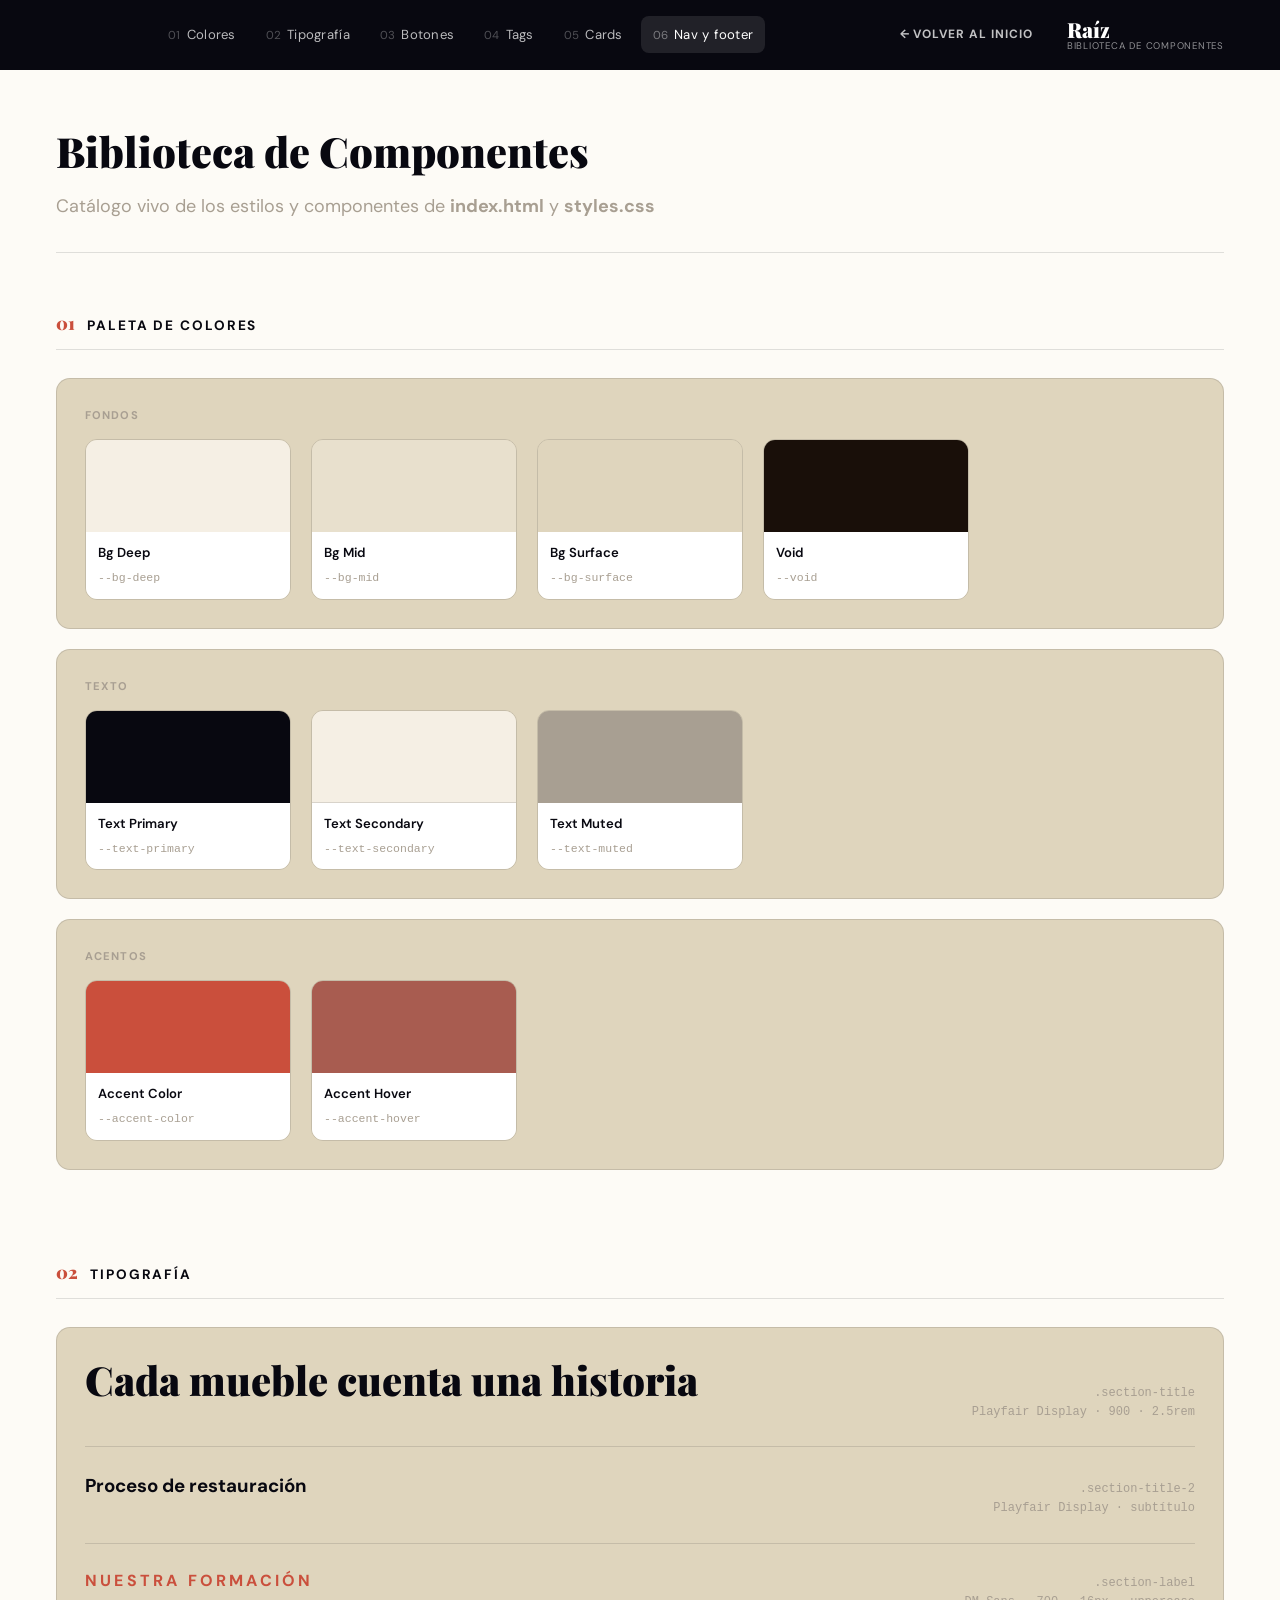
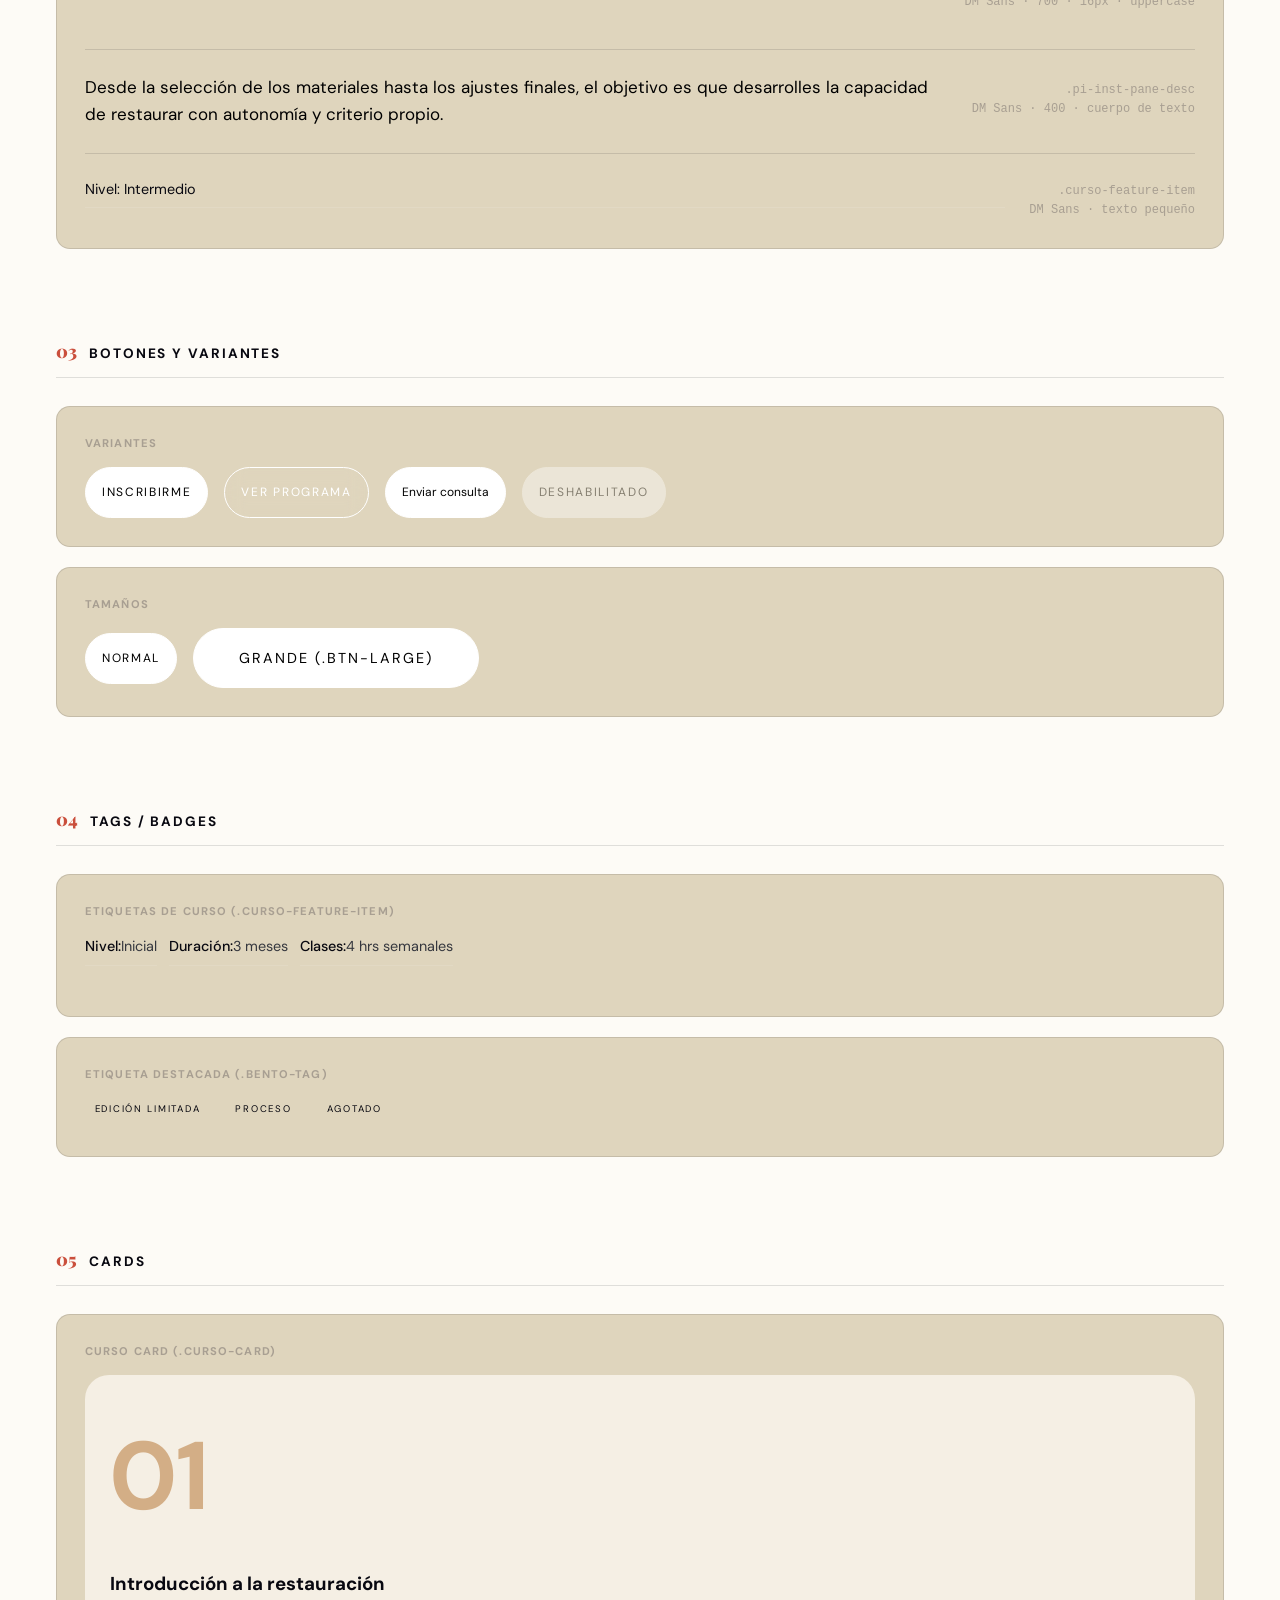
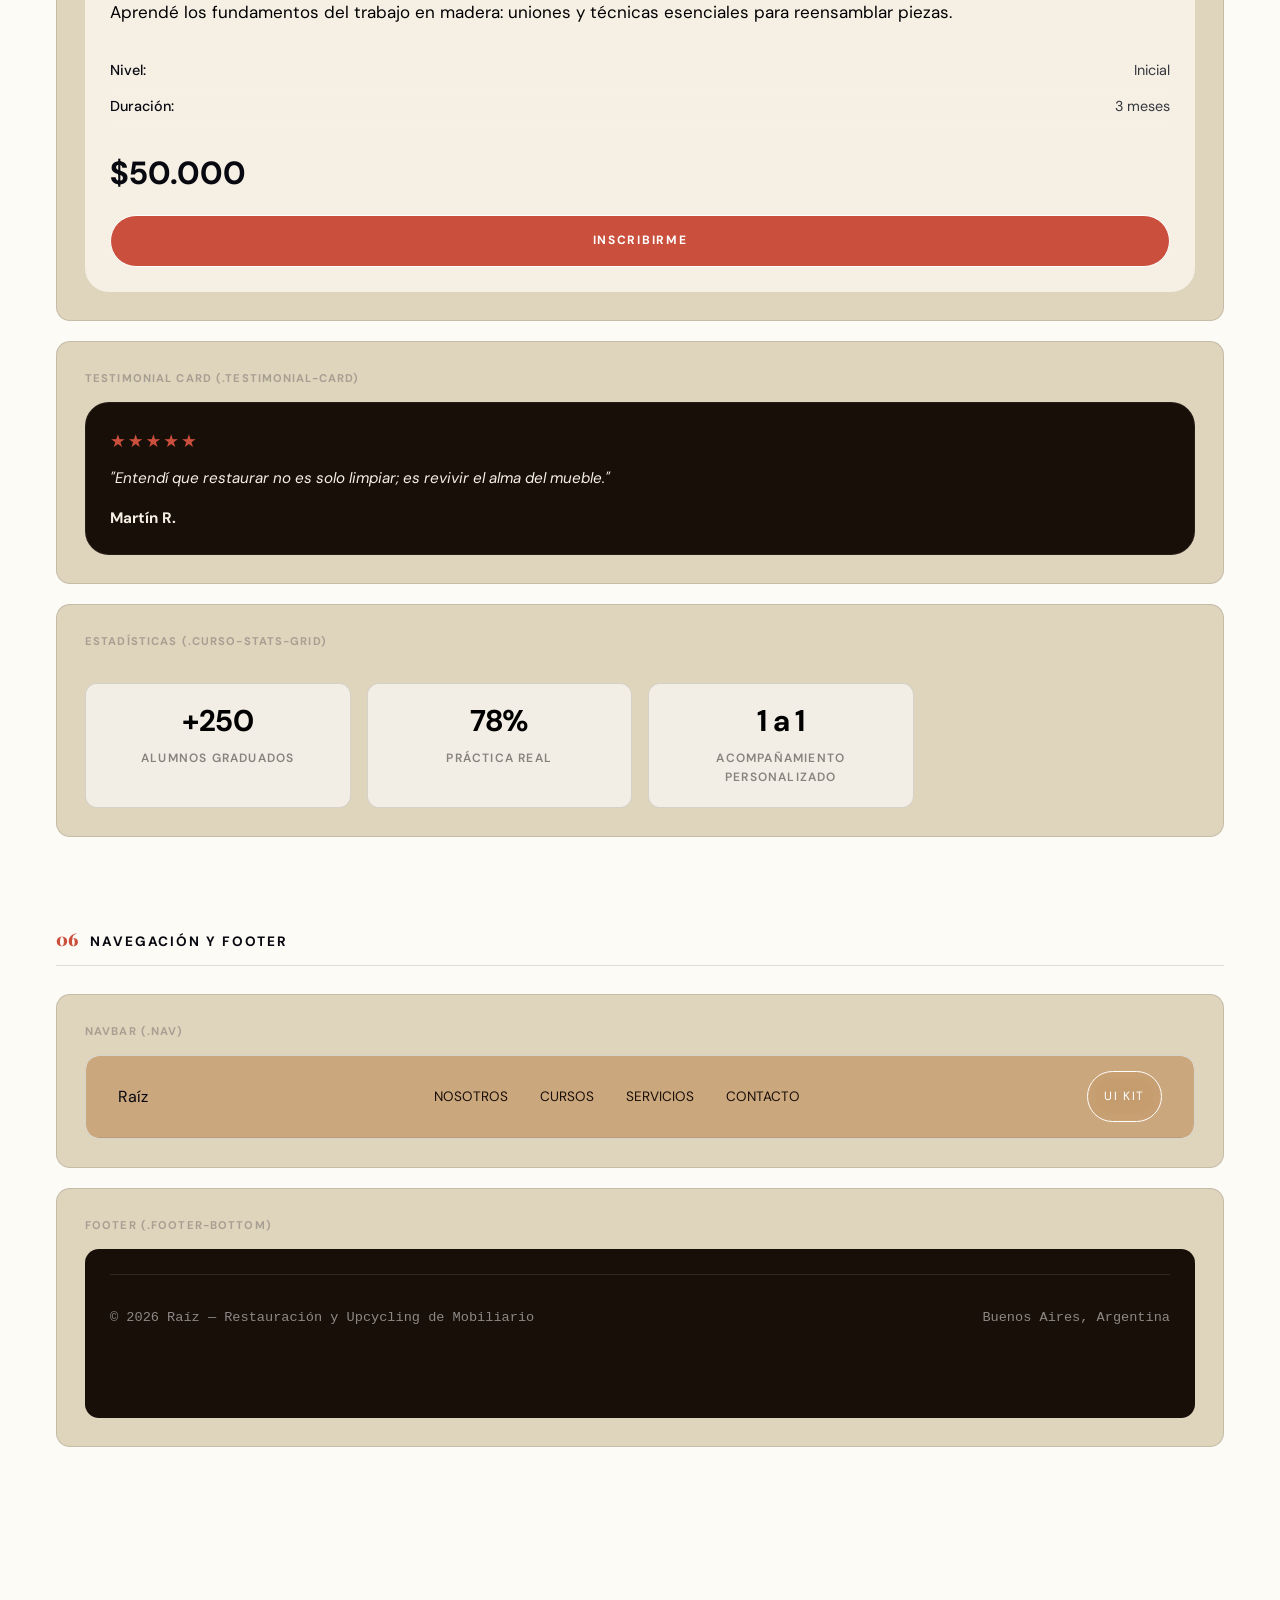
<file: biblioteca.html>
<!DOCTYPE html>
<html lang="es">

<head>
  <meta charset="UTF-8" />
  <meta name="viewport" content="width=device-width, initial-scale=1.0" />
  <title>Biblioteca de Componentes — Raíz</title>

  <!-- Hoja de estilos del proyecto (misma que usa index.html) -->
  <link rel="stylesheet" href="css/styles.css" />
  <link rel="preconnect" href="https://fonts.googleapis.com" />
  <link rel="preconnect" href="https://fonts.gstatic.com" crossorigin />
  <link
    href="https://fonts.googleapis.com/css2?family=Playfair+Display:ital,wght@0,700;0,900;1,700&family=DM+Sans:wght@300;400;500&display=swap"
    rel="stylesheet" />

  <!-- ============================================================
       CAPA DE DISEÑO DE LA BIBLIOTECA (solo para esta página)
       No pisa clases del proyecto: usa el prefijo "lib-" en todo.
       Mobile-first: las reglas base son para mobile y se amplían
       con min-width media queries para tablet/desktop.
       ============================================================ -->
  <style>
    :root {
      --lib-navbar-h: 116px;
      /* alto aprox. en mobile (2 filas) */
      --lib-border: rgba(8, 8, 16, 0.12);
      --lib-bg: #fdfbf6;
    }

    * {
      box-sizing: border-box;
    }

    body {
      min-height: 100vh;
      background: var(--lib-bg);
      zoom: 1 !important;
      /* anula el zoom global del sitio dentro de la biblioteca */
    }

    /* ---------- Navbar de navegación (antes sidebar) ---------- */
    .lib-navbar {
      position: sticky;
      top: 0;
      z-index: 100;
      background: var(--text-primary, #080810);
      color: #fff;
      border-bottom: 1px solid var(--lib-border);
      padding: 14px 20px;
    }

    .lib-navbar__top {
      display: flex;
      align-items: center;
      justify-content: space-between;
      gap: 12px;
      margin-bottom: 12px;
    }

    .lib-back {
      display: inline-flex;
      align-items: center;
      gap: 8px;
      background: none;
      border: none;
      color: rgba(255, 255, 255, 0.75);
      text-decoration: none;
      font-family: var(--sans, "DM Sans", sans-serif);
      font-size: 0.75rem;
      font-weight: 700;
      letter-spacing: 0.08em;
      text-transform: uppercase;
      padding: 8px 10px;
      border-radius: 8px;
      transition: background 0.2s ease, color 0.2s ease;
      flex-shrink: 0;
    }

    .lib-back:hover {
      background: rgba(255, 255, 255, 0.1);
      color: #fff;
    }

    .lib-brand {
      display: flex;
      flex-direction: column;
      align-items: flex-end;
      line-height: 1.1;
    }

    .lib-brand__title {
      font-family: var(--serif, "Playfair Display", serif);
      font-size: 1.1rem;
      font-weight: 900;
    }

    .lib-brand__subtitle {
      font-size: 0.6rem;
      letter-spacing: 0.08em;
      text-transform: uppercase;
      opacity: 0.55;
    }

    /* Fila de links: scroll horizontal en mobile, todo visible en desktop */
    .lib-nav {
      list-style: none;
      margin: 0;
      padding: 0 0 2px;
      display: flex;
      gap: 4px;
      overflow-x: auto;
      scrollbar-width: thin;
      white-space: nowrap;
    }

    .lib-nav::-webkit-scrollbar {
      height: 4px;
    }

    .lib-nav a {
      display: block;
      padding: 8px 12px;
      border-radius: 8px;
      color: rgba(255, 255, 255, 0.72);
      text-decoration: none;
      font-size: 0.82rem;
      letter-spacing: 0.02em;
      transition: background 0.2s ease, color 0.2s ease;
      flex-shrink: 0;
    }

    .lib-nav a:hover,
    .lib-nav a.is-active {
      background: rgba(255, 255, 255, 0.1);
      color: #fff;
    }

    .lib-nav span {
      opacity: 0.4;
      font-size: 0.72rem;
      margin-right: 6px;
    }

    /* ---------- Contenido principal ---------- */
    .lib-main {
      width: 100%;
      max-width: 1280px;
      margin: 0 auto;
      padding: 32px 20px 80px;
    }

    /* ---------- Breakpoint tablet / desktop ---------- */
    @media (min-width: 720px) {
      :root {
        --lib-navbar-h: 96px;
      }

      .lib-navbar {
        padding: 16px 40px;
      }

      .lib-navbar__top {
        margin-bottom: 14px;
      }

      .lib-brand {
        align-items: flex-start;
      }

      .lib-brand__title {
        font-size: 1.3rem;
      }

      .lib-nav {
        gap: 6px;
      }

      .lib-main {
        padding: 48px 56px 120px;
      }
    }

    /* ---------- Breakpoint desktop grande: todo en una sola fila ---------- */
    @media (min-width: 1024px) {
      .lib-navbar__top {
        margin-bottom: 0;
      }

      .lib-navbar {
        display: flex;
        align-items: center;
        justify-content: space-between;
        gap: 24px;
        padding: 16px 56px;
      }

      .lib-navbar__top {
        display: contents;
      }

      .lib-nav {
        flex: 1;
        justify-content: center;
        padding: 0;
      }

      .lib-brand {
        order: 3;
      }

      .lib-back {
        order: 1;
      }
    }

    .lib-header {
      margin-bottom: 56px;
      padding-bottom: 32px;
      border-bottom: 1px solid var(--lib-border);
    }

    .lib-header h1 {
      font-family: var(--serif, "Playfair Display", serif);
      font-size: 2.6rem;
      font-weight: 900;
      margin: 0 0 8px;
      color: var(--text-primary, #080810);
    }

    .lib-header p {
      font-family: var(--sans, "DM Sans", sans-serif);
      color: var(--text-muted, #6b6b6b);
      max-width: 640px;
      line-height: 1.5;
      margin: 0;
    }

    /* ---------- Secciones ---------- */
    .lib-section {
      margin-bottom: 88px;
      scroll-margin-top: 32px;
    }

    .lib-section__head {
      display: flex;
      align-items: baseline;
      gap: 12px;
      margin-bottom: 28px;
      padding-bottom: 12px;
      border-bottom: 1px solid var(--lib-border);
    }

    .lib-section__num {
      font-family: var(--serif, "Playfair Display", serif);
      font-weight: 900;
      font-size: 1.1rem;
      color: var(--accent-color, var(--accent-marron, #ca4f3c));
    }

    .lib-section__head h2 {
      font-family: var(--sans, "DM Sans", sans-serif);
      font-size: 0.85rem;
      font-weight: 700;
      letter-spacing: 0.14em;
      text-transform: uppercase;
      color: var(--text-primary, #080810);
      margin: 0;
    }

    .lib-block {
      background: var(--bg-surface);
      border: 1px solid var(--lib-border);
      border-radius: 14px;
      padding: 28px;
      margin-bottom: 20px;
    }

    .lib-block__label {
      font-size: 0.7rem;
      font-weight: 700;
      letter-spacing: 0.1em;
      text-transform: uppercase;
      color: var(--text-muted, #999);
      margin-bottom: 14px;
      display: block;
    }

    /* ---------- Grillas utilitarias de la biblioteca ---------- */
    .lib-grid {
      display: grid;
      gap: 20px;
    }

    .lib-grid--colors {
      grid-template-columns: repeat(auto-fill, minmax(180px, 1fr));
    }

    .lib-grid--3 {
      grid-template-columns: repeat(auto-fit, minmax(260px, 1fr));
    }

    .lib-grid--icons {
      grid-template-columns: repeat(auto-fill, minmax(90px, 1fr));
    }

    /* ---------- Swatch de color ---------- */
    .lib-swatch {
      border: 1px solid var(--lib-border);
      border-radius: 12px;
      overflow: hidden;
    }

    .lib-swatch__fill {
      height: 92px;
    }

    .lib-swatch__meta {
      padding: 10px 12px;
      background: #fff;
    }

    .lib-swatch__name {
      font-size: 0.82rem;
      font-weight: 600;
      display: block;
      color: var(--text-primary, #080810);
    }

    .lib-swatch__code {
      font-size: 0.72rem;
      font-family: ui-monospace, "Space Mono", monospace;
      color: var(--text-muted, #999);
    }

    /* ---------- Fila de tipografía ---------- */
    .lib-type-row {
      display: flex;
      align-items: baseline;
      justify-content: space-between;
      gap: 24px;
      flex-wrap: wrap;
    }

    .lib-type-row+.lib-type-row {
      margin-top: 24px;
      padding-top: 24px;
      border-top: 1px solid var(--lib-border);
    }

    .lib-type-sample {
      flex: 1;
      min-width: 260px;
      color: var(--text-primary, #080810);
    }

    .lib-type-meta {
      font-family: ui-monospace, "Space Mono", monospace;
      font-size: 0.75rem;
      color: var(--text-muted, #999);
      text-align: right;
      white-space: nowrap;
    }

    /* ---------- Fila de botones / tags / iconos ---------- */
    .lib-row {
      display: flex;
      flex-wrap: wrap;
      align-items: center;
      gap: 16px;
    }

    .lib-item-caption {
      display: flex;
      flex-direction: column;
      align-items: center;
      gap: 8px;
      font-size: 0.72rem;
      color: var(--text-muted, #999);
      text-align: center;
    }

    /* ---------- Contenedor de nav / footer replicados ---------- */
    .lib-replica {
      border: 1px solid var(--lib-border);
      border-radius: 14px;
      overflow: hidden;
      background: var(--bg-deep, #f5efe4);
    }

    .lib-replica .nav {
      position: relative !important;
      top: 0 !important;
    }

    /* Iconos placeholder */
    .lib-icon {
      width: 44px;
      height: 44px;
      border-radius: 50%;
      display: flex;
      align-items: center;
      justify-content: center;
      background: var(--bg-surface, #eee);
      color: var(--text-primary, #080810);
      font-size: 1.1rem;
    }

    @media (max-width: 900px) {
      body {
        flex-direction: column;
      }

      .lib-sidebar {
        position: relative;
        width: 100%;
        height: auto;
      }

      .lib-main {
        padding: 32px 20px 80px;
      }
    }
  </style>
</head>

<body>

  <!-- ============ NAVBAR DE NAVEGACIÓN ============ -->
  <header class="lib-navbar">
    <div class="lib-navbar__top">
      <a href="index.html" class="lib-back" aria-label="Volver al inicio">
        ← Volver al inicio
      </a>
      <div class="lib-brand">
        <span class="lib-brand__title">Raíz</span>
        <span class="lib-brand__subtitle">Biblioteca de componentes</span>
      </div>
    </div>
    <ul class="lib-nav">
      <li><a href="#colores"><span>01</span>Colores</a></li>
      <li><a href="#tipografia"><span>02</span>Tipografía</a></li>
      <li><a href="#botones"><span>03</span>Botones</a></li>
      <li><a href="#tags"><span>04</span>Tags</a></li>
      <li><a href="#cards"><span>05</span>Cards</a></li>
      <li><a href="#navegacion"><span>06</span>Nav y footer</a></li>
    </ul>
  </header>

  <!-- ============ CONTENIDO PRINCIPAL ============ -->
  <main class="lib-main">

    <header class="lib-header">
      <h1>Biblioteca de Componentes</h1>
      <p>Catálogo vivo de los estilos y componentes de <strong>index.html</strong> y <strong>styles.css</strong></p>
    </header>

    <!-- ========================================================
         01 — PALETA DE COLORES
    ========================================================= -->
    <section class="lib-section" id="colores">
      <div class="lib-section__head">
        <span class="lib-section__num">01</span>
        <h2>Paleta de colores</h2>
      </div>

      <div class="lib-block">
        <span class="lib-block__label">Fondos</span>
        <div class="lib-grid lib-grid--colors">
          <div class="lib-swatch">
            <div class="lib-swatch__fill" style="background: var(--bg-deep);"></div>
            <div class="lib-swatch__meta">
              <span class="lib-swatch__name">Bg Deep</span>
              <span class="lib-swatch__code">--bg-deep</span>
            </div>
          </div>
          <div class="lib-swatch">
            <div class="lib-swatch__fill" style="background: var(--bg-mid);"></div>
            <div class="lib-swatch__meta">
              <span class="lib-swatch__name">Bg Mid</span>
              <span class="lib-swatch__code">--bg-mid</span>
            </div>
          </div>
          <div class="lib-swatch">
            <div class="lib-swatch__fill" style="background: var(--bg-surface);"></div>
            <div class="lib-swatch__meta">
              <span class="lib-swatch__name">Bg Surface</span>
              <span class="lib-swatch__code">--bg-surface</span>
            </div>
          </div>
          <div class="lib-swatch">
            <div class="lib-swatch__fill" style="background: #190f09;"></div>
            <div class="lib-swatch__meta">
              <span class="lib-swatch__name">Void</span>
              <span class="lib-swatch__code">--void</span>
            </div>
          </div>
        </div>
      </div>

      <div class="lib-block">
        <span class="lib-block__label">Texto</span>
        <div class="lib-grid lib-grid--colors">
          <div class="lib-swatch">
            <div class="lib-swatch__fill" style="background: var(--text-primary);"></div>
            <div class="lib-swatch__meta">
              <span class="lib-swatch__name">Text Primary</span>
              <span class="lib-swatch__code">--text-primary</span>
            </div>
          </div>
          <div class="lib-swatch">
            <div class="lib-swatch__fill"
              style="background: var(--text-secondary); border-bottom:1px solid var(--lib-border);"></div>
            <div class="lib-swatch__meta">
              <span class="lib-swatch__name">Text Secondary</span>
              <span class="lib-swatch__code">--text-secondary</span>
            </div>
          </div>
          <div class="lib-swatch">
            <div class="lib-swatch__fill" style="background: var(--text-muted);"></div>
            <div class="lib-swatch__meta">
              <span class="lib-swatch__name">Text Muted</span>
              <span class="lib-swatch__code">--text-muted</span>
            </div>
          </div>
        </div>
      </div>

      <div class="lib-block">
        <span class="lib-block__label">Acentos</span>
        <div class="lib-grid lib-grid--colors">
          <div class="lib-swatch">
            <div class="lib-swatch__fill" style="background: var(--accent-color);"></div>
            <div class="lib-swatch__meta">
              <span class="lib-swatch__name">Accent Color</span>
              <span class="lib-swatch__code">--accent-color</span>
            </div>
          </div>
          <div class="lib-swatch">
            <div class="lib-swatch__fill" style="background: var(--accent-hover);"></div>
            <div class="lib-swatch__meta">
              <span class="lib-swatch__name">Accent Hover</span>
              <span class="lib-swatch__code">--accent-hover</span>
            </div>
          </div>


        </div>
      </div>
      </div>
    </section>

    <!-- ========================================================
         02 — TIPOGRAFÍA
    ========================================================= -->
    <section class="lib-section" id="tipografia">
      <div class="lib-section__head">
        <span class="lib-section__num">02</span>
        <h2>Tipografía</h2>
      </div>

      <div class="lib-block">
        <div class="lib-type-row">
          <div class="lib-type-sample">
            <h2 class="section-title" style="margin:0;">Cada mueble cuenta una historia</h2>
          </div>
          <div class="lib-type-meta">.section-title<br>Playfair Display · 900 · 2.5rem</div>
        </div>

        <div class="lib-type-row">
          <div class="lib-type-sample">
            <h3 class="section-title-2" style="margin:0;">Proceso de restauración</h3>
          </div>
          <div class="lib-type-meta">.section-title-2<br>Playfair Display · subtítulo</div>
        </div>

        <div class="lib-type-row">
          <div class="lib-type-sample">
            <span class="section-label">Nuestra formación</span>
          </div>
          <div class="lib-type-meta">.section-label<br>DM Sans · 700 · 16px · uppercase</div>
        </div>

        <div class="lib-type-row">
          <div class="lib-type-sample">
            <p class="pi-inst-pane-desc" style="margin:0;">Desde la selección de los materiales hasta los ajustes
              finales, el objetivo es que desarrolles la capacidad de restaurar con autonomía y criterio propio.</p>
          </div>
          <div class="lib-type-meta">.pi-inst-pane-desc<br>DM Sans · 400 · cuerpo de texto</div>
        </div>

        <div class="lib-type-row">
          <div class="lib-type-sample">
            <div class="curso-feature-item"><span>Nivel: Intermedio</span></div>
          </div>
          <div class="lib-type-meta">.curso-feature-item<br>DM Sans · texto pequeño</div>
        </div>
      </div>
    </section>

    <!-- ========================================================
         03 — BOTONES Y VARIANTES
    ========================================================= -->
    <section class="lib-section" id="botones">
      <div class="lib-section__head">
        <span class="lib-section__num">03</span>
        <h2>Botones y variantes</h2>
      </div>

      <div class="lib-block">
        <span class="lib-block__label">Variantes</span>
        <div class="lib-row">
          <a href="#" class="btn btn-primary">Inscribirme</a>
          <a href="#" class="btn btn-ghost">Ver programa</a>
          <a href="#" class="btn btn-ghost-1">Enviar consulta</a>
          <button class="btn btn-primary" disabled style="opacity:.4; cursor:not-allowed;">Deshabilitado</button>
        </div>
      </div>

      <div class="lib-block">
        <span class="lib-block__label">Tamaños</span>
        <div class="lib-row">
          <a href="#" class="btn btn-primary">Normal</a>
          <a href="#" class="btn btn-primary btn-large">Grande (.btn-large)</a>
        </div>
      </div>
    </section>

    <!-- ========================================================
         04 — TAGS / BADGES
    ========================================================= -->
    <section class="lib-section" id="tags">
      <div class="lib-section__head">
        <span class="lib-section__num">04</span>
        <h2>Tags / Badges</h2>
      </div>

      <div class="lib-block">
        <span class="lib-block__label">Etiquetas de curso (.curso-feature-item)</span>
        <ul class="curso-features-list" style="list-style:none; display:flex; gap:12px; flex-wrap:wrap; padding:0;">
          <li class="curso-feature-item"><strong>Nivel:</strong> <span>Inicial</span></li>
          <li class="curso-feature-item"><strong>Duración:</strong> <span>3 meses</span></li>
          <li class="curso-feature-item"><strong>Clases:</strong> <span>4 hrs semanales</span></li>
        </ul>
      </div>

      <div class="lib-block">
        <span class="lib-block__label">Etiqueta destacada (.bento-tag)</span>
        <div class="lib-row">
          <span class="bento-tag">Edición limitada</span>
          <span class="bento-tag">Proceso</span>
          <span class="bento-tag">Agotado</span>
        </div>
      </div>
    </section>

    <!-- ========================================================
         05 — CARDS
    ========================================================= -->
    <section class="lib-section" id="cards">
      <div class="lib-section__head">
        <span class="lib-section__num">05</span>
        <h2>Cards</h2>
      </div>

      <div class="lib-block">
        <span class="lib-block__label">Curso card (.curso-card)</span>
        <div class="lib-grid lib-grid--3">
          <div class="curso-card visible">
            <div class="curso-num">01</div>
            <h3 class="section-title-2">Introducción a la restauración</h3>
            <div class="pi-inst-pane-desc">Aprendé los fundamentos del trabajo en madera: uniones y técnicas
              esenciales para reensamblar piezas.</div>
            <ul class="curso-features-list">
              <li class="curso-feature-item"><strong>Nivel:</strong> <span>Inicial</span></li>
              <li class="curso-feature-item"><strong>Duración:</strong> <span>3 meses</span></li>
            </ul>
            <div class="curso-price-wrapper"><strong>$50.000</strong></div>
            <a href="#" class="btn btn-ghost btn-block"
              style="color:#8a1f10; background: var(--accent-color) !important;"><strong>Inscribirme</strong></a>
          </div>
        </div>
      </div>

      <div class="lib-block">
        <span class="lib-block__label">Testimonial card (.testimonial-card)</span>
        <div class="lib-grid lib-grid--3">
          <article class="testimonial-card">
            <div class="stars">★★★★★</div>
            <p class="pi-inst-pane-desc">"Entendí que restaurar no es solo limpiar; es revivir el alma del mueble."</p>
            <strong>Martín R.</strong>
          </article>
        </div>
      </div>

      <div class="lib-block">
        <span class="lib-block__label">Estadísticas (.curso-stats-grid)</span>
        <div class="curso-stats-grid">
          <article>
            <strong>+250</strong>
            <span>Alumnos graduados</span>
          </article>
          <article>
            <strong>78%</strong>
            <span>Práctica real</span>
          </article>
          <article>
            <strong>1 a 1</strong>
            <span>Acompañamiento personalizado</span>
          </article>
        </div>
      </div>
    </section>

    <!-- ========================================================
         06 — NAVEGACIÓN Y FOOTER
    ========================================================= -->
    <section class="lib-section" id="navegacion">
      <div class="lib-section__head">
        <span class="lib-section__num">06</span>
        <h2>Navegación y footer</h2>
      </div>

      <div class="lib-block">
        <span class="lib-block__label">Navbar (.nav)</span>
        <div class="lib-replica">
          <nav class="nav" style="background: rgba(196, 154, 108, 0.85);">
            <div class="apex-nav-inner">
              <a href="#" class="apex-logo">Raíz</a>
              <div class="apex-nav-links">
                <a href="#">NOSOTROS</a>
                <a href="#">CURSOS</a>
                <a href="#">SERVICIOS</a>
                <a href="#">CONTACTO</a>
              </div>
              <a href="#" class="btn btn-ghost">UI KIT</a>
            </div>
          </nav>
        </div>
      </div>

      <div class="lib-block">
        <span class="lib-block__label">Footer (.footer-bottom)</span>
        <div class="lib-replica" style="padding:24px; background:#190f09;">
          <div class="footer-bottom">
            <footer>
              <span class="footer-copy">© 2026 Raíz — Restauración y Upcycling de Mobiliario</span>
              <span class="footer-location">Buenos Aires, Argentina</span>
            </footer>
          </div>
        </div>
      </div>
    </section>


  </main>

  <script>
    // Resalta el ítem del menú lateral correspondiente a la sección visible
    const links = document.querySelectorAll('.lib-nav a');
    const sections = [...document.querySelectorAll('.lib-section')];

    const observer = new IntersectionObserver((entries) => {
      entries.forEach(entry => {
        if (entry.isIntersecting) {
          links.forEach(l => l.classList.remove('is-active'));
          const active = document.querySelector(`.lib-nav a[href="#${entry.target.id}"]`);
          if (active) active.classList.add('is-active');
        }
      });
    }, { rootMargin: '-20% 0px -70% 0px' });

    sections.forEach(s => observer.observe(s));
  </script>

</body>

</html>
</file>
<file: css/styles.css>
/* ============================================
   MADERA VIVA — Sistema de Diseño Global
   Paleta: Oscuro profundo + Acentos neón
   Tipografía: Playfair Display + DM Sans
   ============================================ */



/* ---- Variables globales ---- */

/* 
SISTEMA · DG3 FADU 2026 · Design System Técnico
STACK - HTML5/CSS3/ES6+vanilla
*/

* {
  box-sizing: border-box;
}


:root {
  --void: #190f09;
  --void-2: #110a1f;
  --panel: #170e29;
  /* Tu nuevo acento */
  --accent-color: #ca4f3c;
  --accent-hover: #a85c50;
  /* Un tono ligeramente más oscuro para el hover */
  --text: #ece6ff;
  --muted: #35373e;
  --radius: 18px;
  --radius-sm: 12px;
  --maxw: 1920px;
  --shadow-neon: 0 0 0 1px rgba(196, 255, 46, .4), 0 0 30px rgba(196, 255, 46, .25);
  --shadow-pink: 0 0 40px rgba(255, 45, 149, .35);
  --font-display: "Playfair Display", Georgia, serif;
  --font-body: "DM Sans", system-ui, sans-serif;
  --font-mono: "Space Mono", ui-monospace, monospace;
}

/* ADAPTACION DE COLOR POR TEMA:
   Apex Sim-Racing → --neon:#00f0ff; --pink:#ff3300; --violet:#001aff
   Cúspides Montaña → --neon:#e8f4e8; --pink:#b8860b; --violet:#2d5016
   Raíz Restauración → --neon:#ffcc00; --pink:#ff6b35; --violet:#8b4513
   Trastes Luthería → --neon:#d4af37; --pink:#8b1c1c; --violet:#3d2b1f
*/
* {
  box-sizing: border-box;
  margin: 0;
  padding: 0
}

html {
  scroll-behavior: smooth
}

body {
  font-family: var(--font-body);
  background: var(--void);
  color: var(--text);
  line-height: 1.6;
  overflow-x: hidden;
  position: relative
}

img {
  max-width: 100%;
  display: block
}

a {
  color: inherit;
  text-decoration: none
}

.spotlight {
  position: fixed;
  inset: 0;
  pointer-events: none;
  z-index: 0;
  background: radial-gradient(520px circle at var(--mx, 50%) var(--my, 20%), rgba(139, 63, 255, .22), rgba(196, 255, 46, .05) 40%, transparent 65%);
  transition: background .12s linear
}

.grain {
  position: fixed;
  inset: 0;
  pointer-events: none;
  z-index: 1;
  opacity: .05;
  mix-blend-mode: overlay;
  background-image: url("data:image/svg+xml,%3Csvg xmlns='http://www.w3.org/2000/svg' width='120' height='120'%3E%3Cfilter id='n'%3E%3CfeTurbulence type='fractalNoise' baseFrequency='.9' numOctaves='3'/%3E%3C/filter%3E%3Crect width='100%25' height='100%25' filter='url(%23n)'/%3E%3C/svg%3E")
}

.eyebrow {
  font-family: var(--font-mono);
  font-size: .72rem;
  letter-spacing: .28em;
  text-transform: uppercase;
  color: var(--neon);
  margin-bottom: 1rem
}

.section__title {
  font-family: var(--font-display);
  font-weight: 800;
  font-size: clamp(1.8rem, 4.5vw, 3.1rem);
  line-height: 1.05;
  letter-spacing: -.02em
}

.section {
  position: relative;
  z-index: 2;
  max-width: var(--maxw);
  margin: 0 auto;
  padding: clamp(4rem, 9vw, 7rem) 1.4rem
}

.section-hero {
  max-width: 100%;
  padding: 0;
}

.section--center {
  text-align: center
}

.section__head {
  max-width: 640px;
  margin-bottom: 3rem
}

.section--center .section__head {
  margin-inline: auto
}

.microcopy {
  text-align: center;
  font-family: var(--font-display);
  font-weight: 700;
  font-size: clamp(1.1rem, 3vw, 1.6rem);
  color: var(--text);
  margin-top: 2.4rem
}

.microcopy--band {
  max-width: var(--maxw);
  margin: 0 auto;
  padding: 2.6rem 1.4rem;
  color: var(--neon)
}

.btn {
  display: inline-flex;
  align-items: center;
  justify-content: center;
  gap: .5rem;
  font-family: var(--font-display);
  font-weight: 700;
  font-size: .95rem;
  padding: .85rem 1.5rem;
  border-radius: 999px;
  border: 1px solid transparent;
  cursor: pointer;
  background: transparent;
  color: var(--text);
  transition: transform .18s ease, box-shadow .25s ease, background .2s ease
}

.btn:hover {
  transform: translateY(-2px)
}

.btn:focus-visible {
  outline: 3px solid var(--neon);
  outline-offset: 3px
}

.btn-primary {
  min-height: 44px;
  padding: 15px 26px;
  gap: 10px;
  border-radius: 9999px;
  font-size: 12px;
  font-weight: 600;
  letter-spacing: .14em;
  text-transform: uppercase;
  background: #ffffff;
  color: #ffffff;
  /*box-shadow: 0 0 40px rgba(255, 184, 90, 0.733);*/
  transition: opacity .2s ease, background .2s ease, color .2s ease, gap .25s ease, transform .25s ease, box-shadow .25s ease;
}

.btn-primary:hover {
  transform: translateY(-4px);
  box-shadow: 0 0 60px #D69456;
  gap: 14px;
}


.btn-ghost {
  min-height: 44px;
  padding: 15px 26px;
  gap: 10px;
  border-radius: 9999px;
  font-size: 12px;
  font-weight: 600;
  letter-spacing: .14em;
  text-transform: uppercase;
  border: 1px solid rgba(255, 255, 255, .2);
  backdrop-filter: blur(10px);
  background: transparent;
  transition: opacity .2s ease, background .2s ease, color .2s ease, gap .25s ease, transform .25s ease, border-color .2s ease;
}

.btn-ghost:hover {
  border-color: var(--neon);
  color: var(--neon);
  transform: translateY(-4px);
  gap: 14px;
}

.btn--shame {
  background: transparent;
  color: var(--muted);
  text-decoration: underline;
  font-family: var(--font-body);
  font-weight: 400;
  text-transform: none;
  padding: .5rem 1rem;
  font-size: .85rem;
  border: none;
  cursor: pointer
}

.btn--shame:hover {
  color: var(--text)
}

.btn--lg {
  padding: 1rem 1.9rem;
  font-size: 1.05rem
}

.btn--xl {
  padding: 1.2rem 2.4rem;
  font-size: 1.25rem
}

.btn--block {
  width: 100%
}

.btn--pulse {
  animation: pulse 2.4s ease-in-out infinite
}

@keyframes pulse {

  0%,
  100% {
    box-shadow: 0 0 0 0 rgba(255, 45, 149, .5), var(--shadow-pink)
  }

  50% {
    box-shadow: 0 0 0 14px rgba(255, 45, 149, 0), 0 0 60px rgba(255, 45, 149, .5)
  }
}

.nav {
  position: sticky;
  top: 0;
  z-index: 50;
  display: flex;
  align-items: center;
  max-width: var(--maxw);
  margin: 0 auto;
  padding: 0.6rem 1.4rem;
  /* 🎨 Reducido de 1rem a 0.6rem para que sea más estilizado */
  backdrop-filter: blur(14px);
  background: rgba(255, 255, 255, 0.2);
  border-bottom: 1px solid rgba(0, 0, 0, 0.08);
}

.apex-nav-inner {
  display: flex;
  align-items: center;
  justify-content: space-between;
  width: 100%;
}

.apex-logo {
  display: flex;
  align-items: center;
}

.nav-logo-img {
  filter: brightness(0);
  height: 24px;
  /* 🎨 ¡CLAVE! Ajustá este número (ej. 20px, 24px o 28px) para controlar la altura exacta de tu logo y achicar el navbar */
  width: auto;
  /* Mantiene la proporción perfecta del ancho del logo */
  object-fit: contain;
}

.mobile-menu-btn,
.nav-burger {
  display: none;
  flex-direction: column;
  gap: 5px;
  background: transparent;
  border: none;
  cursor: pointer;
  padding: 5px;
}

.mobile-menu-btn span,
.nav-burger span {
  display: block;
  width: 22px;
  height: 2px;
  background: var(--void);
  transition: 0.3s;
}

.apex-nav-links,
.nav-links {
  display: flex;
  align-items: center;
  /* 🎨 Asegura alineación geométrica perfecta con los textos */
  gap: 2rem;
  /* Un poco más de aire entre links (estilo Figma) */
  font-size: .85rem;
  /* Tipografía sutilmente más pequeña y refinada */
  color: var(--void);
  list-style: none;
}

.apex-nav-links a,
.nav-links a {
  color: var(--void);
  text-decoration: none;
  /* Te limpia los subrayados por defecto */
  transition: color 0.2s;
}

.apex-nav-links a:hover,
.nav-links a:hover {
  color: var(--violet);
}

.apex-nav-btn {
  display: inline-flex;
  align-items: center;
  gap: .5rem;
  font-family: var(--font-display);
  font-weight: 700;
  font-size: .8rem;
  padding: .45rem 1rem;
  /* 🎨 Ajustado levemente para que el botón "UI KIT" guarde proporción con el alto del logo */
  border-radius: 999px;
  border: 1px solid var(--violet-deep);
  color: var(--violet-deep);
  transition: transform .18s ease, background .2s ease, color .2s ease;
}

.apex-nav-btn:hover {
  background: var(--violet-deep);
  color: #ffffff;
  transform: translateY(-1px);
}


.hero {
  position: relative;
  height: 100vh;
  overflow: hidden;
  display: flex;
  justify-content: center;
  align-items: center;
  padding-bottom: 70px;
  background: #090311
}

.hero__bg {
  position: absolute;
  inset: 0;
  z-index: 0;
  background: radial-gradient(circle at 50% 20%, rgba(170, 90, 255, .30), transparent 50%), linear-gradient(180deg, rgba(11, 2, 24, .55), rgba(9, 2, 18, .70) 60%, rgba(5, 1, 8, .92)), url('../assets/hero2.png');
  background-size: cover;
  background-position: center center;
  background-repeat: no-repeat
}

.hero__grid {
  position: absolute;
  inset: 0;
  opacity: .8;
  background: repeating-linear-gradient(90deg, transparent 0px, transparent 38px, rgba(182, 0, 255, .09) 40px, transparent 42px);
  animation: gridMove 8s linear infinite
}

@keyframes gridMove {
  from {
    transform: translateY(0)
  }

  to {
    transform: translateY(40px)
  }
}

.hero__halo {
  position: absolute;
  inset: -10% -20% auto auto;
  width: 60%;
  height: 60%;
  background: radial-gradient(circle, rgba(255, 45, 149, .25), transparent 60%);
  filter: blur(40px);
  z-index: -1
}

.hero__toy {
  position: absolute;
  left: 50%;
  top: 7%;
  transform: translateX(-50%);
  z-index: 5;
  display: grid;
  place-items: center;
  opacity: 0;
  animation: heroToy .8s ease forwards
}

@keyframes heroToy {
  to {
    opacity: 1
  }
}

@keyframes float {

  0%,
  100% {
    transform: translateY(0) rotate(-2deg)
  }

  50% {
    transform: translateY(-22px) rotate(2deg)
  }
}

.toy {
  position: relative;
  width: 210px;
  height: 280px;
  animation: float 5s ease-in-out infinite;
  filter: drop-shadow(0 25px 40px rgba(139, 63, 255, .4))
}

.toy__head {
  position: absolute;
  top: 38px;
  left: 50%;
  transform: translateX(-50%);
  width: 150px;
  height: 140px;
  background: linear-gradient(160deg, #efe7d8, #cdbfa4);
  border-radius: 50% 50% 46% 46%;
  border: 2px solid rgba(0, 0, 0, .15)
}

.toy__ear {
  position: absolute;
  top: -36px;
  width: 40px;
  height: 90px;
  background: linear-gradient(160deg, #efe7d8, #c9bb9e);
  border-radius: 50% 50% 40% 40%
}

.toy__ear--l {
  left: 38px;
  transform: rotate(-16deg)
}

.toy__ear--r {
  right: 38px;
  transform: rotate(16deg)
}

.toy__eye {
  position: absolute;
  top: 58px;
  width: 30px;
  height: 30px;
  background: #1a1119;
  border-radius: 50%;
  box-shadow: inset -4px -4px 0 rgba(255, 255, 255, .15)
}

.toy__eye--l {
  left: 40px
}

.toy__eye--r {
  right: 40px
}

.toy__eye::after {
  content: "";
  position: absolute;
  top: 6px;
  left: 7px;
  width: 8px;
  height: 8px;
  background: #fff;
  border-radius: 50%
}

.toy__grin {
  position: absolute;
  bottom: 30px;
  left: 50%;
  transform: translateX(-50%);
  display: flex;
  gap: 2px
}

.toy__grin span {
  width: 0;
  height: 0;
  border-left: 4px solid transparent;
  border-right: 4px solid transparent;
  border-top: 11px solid #fff
}

.toy__grin span:nth-child(odd) {
  border-top-width: 14px
}

.toy__jersey {
  position: absolute;
  bottom: 0;
  left: 50%;
  transform: translateX(-50%);
  width: 120px;
  height: 90px;
  background: linear-gradient(110deg, #75aadb 0 33%, #fff 33% 66%, #75aadb 66%);
  border-radius: 16px 16px 12px 12px;
  display: grid;
  place-items: center;
  font-family: var(--font-display);
  font-weight: 800;
  font-size: 2rem;
  color: #1d3b6e;
  border: 2px solid rgba(0, 0, 0, .12)
}

.hero__content {
  position: relative;
  z-index: 10;
  text-align: center;
  max-width: 1100px;
  margin: auto;
  padding-top: 0;
  opacity: 0;
  transform: translateY(50px);
  animation: heroContent 1s .35s ease forwards
}

@keyframes heroContent {
  to {
    opacity: 1;
    transform: translateY(0)
  }
}

.hero__eyebrow {
  letter-spacing: 5px;
  font-size: .8rem;
  text-transform: uppercase;
  opacity: .7;
  margin-bottom: 30px
}

.hero__title {
  font-family: var(--font-display);
  font-weight: 800;
  font-size: clamp(2.8rem, 8vw, 5.4rem);
  line-height: .98;
  letter-spacing: -.03em;
  margin: .4rem 0 1.3rem
}

.hero__title span {
  background: linear-gradient(90deg, #ff9dff, #9f79ff, #7ae3ff);
  -webkit-background-clip: text;
  color: transparent
}

.hero__sub {
  max-width: 42ch;
  color: var(--muted);
  font-size: 1.05rem;
  margin-bottom: 2rem
}

.hero__actions {
  display: flex;
  flex-wrap: wrap;
  gap: .9rem;
  justify-content: center;
  align-items: center;
}

.glitch {
  position: relative;
  color: var(--neon);
  display: inline-block
}

.glitch::before,
.glitch::after {
  content: attr(data-text);
  position: absolute;
  left: 0;
  top: 0;
  width: 100%;
  overflow: hidden
}

.glitch::before {
  color: var(--pink);
  transform: translate(-2px, 0);
  opacity: .8;
  animation: glitchA 3s steps(2) infinite
}

.glitch::after {
  color: var(--violet);
  transform: translate(2px, 0);
  opacity: .7;
  animation: glitchB 2.7s steps(2) infinite
}

@keyframes glitchA {

  0%,
  92%,
  100% {
    clip-path: inset(0 0 100% 0)
  }

  94% {
    clip-path: inset(20% 0 40% 0)
  }

  96% {
    clip-path: inset(60% 0 10% 0)
  }
}

@keyframes glitchB {

  0%,
  90%,
  100% {
    clip-path: inset(100% 0 0 0)
  }

  93% {
    clip-path: inset(40% 0 30% 0)
  }

  97% {
    clip-path: inset(10% 0 60% 0)
  }
}

.marquee {
  position: relative;
  z-index: 2;
  display: flex;
  overflow: hidden;
  padding: 1.1rem 0;
  border-top: 1px solid var(--line);
  border-bottom: 1px solid var(--line);
  background: linear-gradient(90deg, var(--void-2), var(--panel), var(--void-2));
  -webkit-mask-image: linear-gradient(90deg, transparent, #000 8%, #000 92%, transparent);
  mask-image: linear-gradient(90deg, transparent, #000 8%, #000 92%, transparent)
}

.marquee__track {
  display: flex;
  align-items: center;
  flex-shrink: 0;
  gap: 2rem;
  padding-right: 2rem;
  white-space: nowrap;
  animation: scroll 30s linear infinite
}

@keyframes scroll {
  from {
    transform: translateX(0)
  }

  to {
    transform: translateX(-100%)
  }
}

.marquee:hover .marquee__track {
  animation-play-state: paused
}

.marquee__item {
  font-family: var(--font-display);
  font-weight: 700;
  font-size: 1.05rem
}

.marquee__item:nth-child(4n+1) {
  color: var(--neon)
}

.marquee__dot {
  color: var(--pink);
  font-size: .8rem
}

.problem__text {
  max-width: 60ch;
  margin: 0 auto;
  color: var(--muted);
  font-size: 1.15rem
}

.problem__text strong {
  color: var(--neon)
}

.sea {
  display: grid;
  grid-template-columns: repeat(9, 1fr);
  gap: 12px;
  max-width: 560px;
  margin: 0 auto 2.6rem;
  justify-items: center
}

.sea .same {
  width: 26px;
  height: 26px;
  border-radius: 50% 50% 45% 45%;
  background: #241a3a;
  position: relative;
  opacity: .55
}

.sea .same::before,
.sea .same::after {
  content: "";
  position: absolute;
  top: -7px;
  width: 8px;
  height: 14px;
  background: #241a3a;
  border-radius: 50%
}

.sea .same::before {
  left: 3px;
  transform: rotate(-12deg)
}

.sea .same::after {
  right: 3px;
  transform: rotate(12deg)
}

.sea .same--star {
  background: linear-gradient(160deg, var(--pink), var(--violet));
  opacity: 1;
  transform: scale(1.25);
  box-shadow: var(--shadow-pink)
}

.sea .same--star::before,
.sea .same--star::after {
  background: var(--violet)
}

.compare {
  position: relative;
  max-width: 540px;
  margin: 0 auto;
  aspect-ratio: 3/4;
  border-radius: var(--radius);
  overflow: hidden;
  border: 1px solid var(--line);
  user-select: none;
  touch-action: none;
  box-shadow: 0 30px 60px rgba(0, 0, 0, .5)
}

.compare__img {
  position: absolute;
  inset: 0;
  width: 100%;
  height: 100%;
  object-fit: cover
}

.compare__clip {
  position: absolute;
  inset: 0;
  width: 50%;
  overflow: hidden
}

.compare__clip .compare__img {
  width: 540px;
  max-width: none
}

.compare__label {
  position: absolute;
  bottom: 14px;
  z-index: 3;
  font-family: var(--font-mono);
  font-size: .72rem;
  letter-spacing: .14em;
  text-transform: uppercase;
  padding: .3rem .6rem;
  border-radius: 6px;
  background: rgba(10, 6, 18, .7);
  backdrop-filter: blur(4px)
}

.compare__label--before {
  left: 14px;
  color: var(--text)
}

.compare__label--after {
  right: 14px;
  color: var(--neon)
}

.compare__handle {
  position: absolute;
  top: 0;
  left: 50%;
  transform: translateX(-50%);
  width: 4px;
  height: 100%;
  background: var(--neon);
  cursor: ew-resize;
  z-index: 4;
  box-shadow: 0 0 16px var(--neon)
}

.compare__handle:focus-visible {
  outline: none;
  box-shadow: 0 0 0 3px var(--pink)
}

.compare__grip {
  position: absolute;
  top: 50%;
  left: 50%;
  transform: translate(-50%, -50%);
  width: 42px;
  height: 42px;
  border-radius: 50%;
  background: var(--neon);
  color: var(--void);
  display: grid;
  place-items: center;
  font-weight: 700;
  font-family: var(--font-mono);
  letter-spacing: -2px
}

.chips {
  list-style: none;
  display: flex;
  flex-wrap: wrap;
  gap: .55rem;
  justify-content: center;
  max-width: 640px;
  margin: 2.2rem auto 0
}

.chips li {
  font-size: .85rem;
  padding: .45rem .9rem;
  border-radius: 999px;
  border: 1px solid var(--line);
  color: var(--muted);
  background: var(--panel)
}

.styles {
  display: grid;
  grid-template-columns: repeat(4, 1fr);
  gap: .9rem
}

.style-card {
  font-family: var(--font-display);
  font-weight: 700;
  font-size: 1.05rem;
  color: var(--text);
  display: flex;
  flex-direction: column;
  align-items: center;
  justify-content: center;
  gap: .6rem;
  min-height: 130px;
  padding: 1.2rem;
  cursor: pointer;
  border-radius: var(--radius);
  background: linear-gradient(160deg, var(--panel), var(--void-2));
  border: 1px solid var(--line);
  transition: transform .2s ease, border-color .2s ease, box-shadow .25s ease
}

.style-card__emoji {
  font-size: 2rem;
  transition: transform .25s ease
}

.style-card:hover {
  transform: translateY(-6px);
  border-color: var(--neon);
  box-shadow: var(--shadow-neon)
}

.style-card:hover .style-card__emoji {
  transform: scale(1.25) rotate(-8deg)
}

.style-card:focus-visible {
  outline: 3px solid var(--pink);
  outline-offset: 2px
}

.steps {
  list-style: none;
  display: grid;
  grid-template-columns: repeat(4, 1fr);
  gap: 1rem;
  text-align: left
}

.step {
  position: relative;
  padding: 1.6rem;
  border-radius: var(--radius);
  background: var(--panel);
  border: 1px solid var(--line)
}

.step__num {
  font-family: var(--font-mono);
  color: var(--neon);
  font-size: 1.4rem
}

.step h3 {
  font-family: var(--font-display);
  font-weight: 700;
  font-size: 1.15rem;
  margin: .5rem 0 .4rem
}

.step p {
  color: var(--muted);
  font-size: .92rem
}

.step:not(:last-child)::after {
  content: "→";
  position: absolute;
  top: 50%;
  right: -.85rem;
  transform: translateY(-50%);
  color: var(--violet);
  font-size: 1.3rem;
  z-index: 3
}

.idea__inner {
  position: relative;
  overflow: hidden;
  border-radius: var(--radius);
  padding: clamp(2rem, 5vw, 3.4rem);
  background: linear-gradient(160deg, var(--panel-2), var(--void-2));
  border: 1px solid var(--violet);
  box-shadow: 0 0 60px rgba(139, 63, 255, .18)
}

.idea__lead {
  color: var(--muted);
  margin-top: .8rem;
  font-size: 1.1rem
}

.idea__list {
  list-style: none;
  display: grid;
  grid-template-columns: repeat(2, 1fr);
  gap: .7rem 1.6rem;
  margin: 2rem 0
}

.idea__list li {
  position: relative;
  padding-left: 1.9rem;
  color: var(--text)
}

.idea__list li::before {
  content: "✔";
  position: absolute;
  left: 0;
  top: 0;
  color: var(--void);
  background: var(--neon);
  width: 1.3rem;
  height: 1.3rem;
  border-radius: 5px;
  display: grid;
  place-items: center;
  font-size: .72rem;
  font-weight: 700
}

.idea__close {
  font-family: var(--font-display);
  font-weight: 700;
  font-size: 1.3rem
}

.idea__close span {
  color: var(--neon)
}

.why {
  display: grid;
  grid-template-columns: repeat(4, 1fr);
  gap: 1rem
}

.why__card {
  padding: 1.7rem;
  border-radius: var(--radius);
  background: linear-gradient(160deg, var(--panel), var(--void-2));
  border: 1px solid var(--line);
  transition: border-color .2s ease, transform .2s ease
}

.why__card:hover {
  border-color: var(--violet);
  transform: translateY(-4px)
}

.why__icon {
  font-size: 1.8rem
}

.why__card h3 {
  font-family: var(--font-display);
  font-weight: 700;
  font-size: 1.15rem;
  margin: .7rem 0 .4rem
}

.why__card p {
  color: var(--muted);
  font-size: .92rem
}

.gallery {
  position: relative;
  z-index: 2;
  max-width: var(--maxw);
  margin: 0 auto;
  padding: clamp(3rem, 8vw, 6rem) 1.4rem
}

.masonry-gallery {
  columns: 3 280px;
  column-gap: 1rem
}

.mg__item {
  break-inside: avoid;
  margin-bottom: 1rem;
  border-radius: var(--radius);
  overflow: hidden;
  border: 1px solid var(--line);
  will-change: transform
}

.mg__item img {
  width: 100%;
  display: block;
  background: var(--panel)
}

.mg__item:nth-child(3n+1) img {
  aspect-ratio: 3/4;
  object-fit: cover
}

.mg__item:nth-child(3n+2) img {
  aspect-ratio: 1/1;
  object-fit: cover
}

.mg__item:nth-child(3n) img {
  aspect-ratio: 4/5;
  object-fit: cover
}

.stories {
  display: grid;
  grid-template-columns: repeat(3, 1fr);
  gap: 1rem
}

.story {
  padding: 1.8rem;
  border-radius: var(--radius);
  position: relative;
  background: linear-gradient(160deg, var(--panel), var(--void-2));
  border: 1px solid var(--line)
}

.story::before {
  content: "\201C";
  font-family: var(--font-display);
  font-size: 3.4rem;
  line-height: .6;
  color: var(--violet)
}

.story p {
  font-size: 1.05rem;
  margin-top: .4rem
}

.story cite {
  display: block;
  margin-top: 1.2rem;
  font-family: var(--font-mono);
  font-size: .78rem;
  color: var(--neon);
  font-style: normal
}

.exclusive {
  position: relative;
  overflow: hidden;
  text-align: center;
  padding: clamp(2.6rem, 6vw, 4rem);
  border-radius: var(--radius);
  background: var(--void-2);
  border: 1px solid var(--pink);
  box-shadow: var(--shadow-pink)
}

.exclusive__glow {
  position: absolute;
  inset: 0;
  background: radial-gradient(circle at 50% 0%, rgba(255, 45, 149, .22), transparent 60%)
}

.exclusive .eyebrow,
.exclusive .section__title,
.exclusive__text,
.exclusive .btn {
  position: relative
}

.exclusive__text {
  max-width: 56ch;
  margin: 1rem auto 2rem;
  color: var(--muted);
  font-size: 1.08rem
}

.scarcity {
  background: rgba(255, 42, 95, .1);
  border-left: 4px solid var(--pink);
  padding: 1rem 1.5rem;
  display: flex;
  justify-content: space-between;
  align-items: center;
  border-radius: 0 var(--radius-sm) var(--radius-sm) 0;
  margin-bottom: 2rem
}

.ticker,
.scarcity__timer {
  font-family: var(--font-mono);
  font-weight: 700;
  color: var(--pink)
}

.faq {
  max-width: 760px;
  margin: 0 auto;
  display: flex;
  flex-direction: column;
  gap: .7rem
}

.faq__item {
  border: 1px solid var(--line);
  border-radius: var(--radius-sm);
  background: var(--panel);
  overflow: hidden
}

.faq__item summary {
  list-style: none;
  cursor: pointer;
  padding: 1.1rem 1.3rem;
  font-family: var(--font-display);
  font-weight: 700;
  font-size: 1.02rem;
  display: flex;
  justify-content: space-between;
  align-items: center;
  gap: 1rem
}

.faq__item summary::-webkit-details-marker {
  display: none
}

.faq__item summary::after {
  content: "+";
  color: var(--neon);
  font-size: 1.4rem;
  transition: transform .3s ease
}

.faq__item[open] summary::after {
  transform: rotate(45deg)
}

.faq__body {
  padding: 0 1.3rem 1.2rem;
  color: var(--muted)
}

.final {
  position: relative;
  z-index: 2;
  text-align: center;
  overflow: hidden;
  padding: clamp(5rem, 12vw, 9rem) 1.4rem;
  border-top: 1px solid var(--line)
}

.final__glow {
  position: absolute;
  inset: 0;
  background: radial-gradient(60% 60% at 50% 40%, rgba(139, 63, 255, .3), transparent 70%)
}

.final__inner {
  position: relative;
  max-width: 760px;
  margin: 0 auto
}

.final__title {
  font-family: var(--font-display);
  font-weight: 800;
  font-size: clamp(2rem, 6vw, 3.6rem);
  line-height: 1.05;
  letter-spacing: -.02em
}

.final__sub {
  color: var(--muted);
  font-size: 1.15rem;
  margin: 1.2rem 0 2.4rem
}

.final__actions {
  display: flex;
  flex-direction: column;
  align-items: center;
  gap: 1rem
}

.footer {
  position: relative;
  z-index: 2;
  border-top: 1px solid var(--line);
  padding: 2.4rem 1.4rem
}

.footer__inner {
  max-width: var(--maxw);
  margin: 0 auto;
  text-align: center
}

.footer__brand {
  font-family: var(--font-display);
  font-weight: 800;
  font-size: 1.4rem
}

.footer__brand span {
  color: var(--neon)
}

.footer__copy {
  color: var(--faint);
  font-size: .82rem;
  margin-top: .4rem
}

.reveal {
  opacity: 0;
  transform: translateY(28px);
  transition: opacity .7s ease, transform .7s ease
}

.reveal.in {
  opacity: 1;
  transform: none
}

.experience {
  position: relative;
  display: flex;
  flex-direction: column;
  align-items: center;
  min-height: 170vh;
  gap: 0
}

.experience__video {
  position: sticky;
  top: 80px;
  z-index: 1;
  width: 100%;
  max-width: 900px;
  margin: 0 auto;
  overflow: hidden;
  border-radius: var(--radius);
  border: 1px solid var(--line);
  background: var(--panel);
  aspect-ratio: 16/9;
  box-shadow: 0 25px 80px rgba(139, 63, 255, .25), 0 10px 40px rgba(0, 0, 0, .5)
}

.experience__video video {
  width: 100%;
  height: 100%;
  display: block;
  object-fit: cover;
  transition: transform .8s ease, filter .8s ease
}

.experience__video:hover video {
  transform: scale(1.03);
  filter: brightness(1.05)
}

.experience__content {
  position: relative;
  z-index: 2;
  display: flex;
  flex-direction: column;
  align-items: center;
  text-align: center;
  gap: 1.6rem;
  max-width: 700px;
  margin: 0 auto;
  padding: 4rem 1.4rem 6rem
}

.experience__text {
  color: var(--muted);
  line-height: 1.8;
  max-width: 50ch
}

.detalle__hero {
  padding: clamp(4rem, 8vw, 7rem) 1.4rem clamp(2rem, 4vw, 4rem);
  max-width: var(--maxw);
  margin: 0 auto
}

.detalle__tag {
  font-family: var(--font-mono);
  font-size: .75rem;
  padding: .3rem .8rem;
  border-radius: 999px;
  background: var(--neon);
  color: var(--void);
  font-weight: 700;
  display: inline-block;
  margin-bottom: 1.2rem
}

.detalle__title {
  font-family: var(--font-display);
  font-weight: 800;
  font-size: clamp(2.5rem, 7vw, 5rem);
  line-height: .95;
  letter-spacing: -.04em;
  margin-bottom: 1.5rem
}

.detalle__desc {
  max-width: 52ch;
  color: var(--muted);
  font-size: 1.1rem;
  line-height: 1.75
}

.detalle__actions {
  display: flex;
  gap: 1rem;
  flex-wrap: wrap;
  margin-top: 2rem
}

.detalle__features {
  display: grid;
  grid-template-columns: repeat(3, 1fr);
  gap: 1rem;
  max-width: var(--maxw);
  margin: 0 auto;
  padding: 0 1.4rem clamp(3rem, 6vw, 5rem)
}

.feature__card {
  padding: 1.8rem;
  border-radius: var(--radius);
  background: linear-gradient(160deg, var(--panel), var(--void-2));
  border: 1px solid var(--line)
}

.feature__icon {
  font-size: 1.8rem;
  margin-bottom: .8rem
}

.feature__card h3 {
  font-family: var(--font-display);
  font-weight: 700;
  font-size: 1.1rem;
  margin-bottom: .4rem
}

.feature__card p {
  color: var(--muted);
  font-size: .9rem;
  line-height: 1.6
}

.proceso__grid {
  display: grid;
  grid-template-columns: repeat(2, 1fr);
  gap: 1.5rem
}

.proceso__item {
  display: flex;
  gap: 1.2rem;
  align-items: flex-start;
  padding: 1.4rem;
  background: var(--panel);
  border-radius: var(--radius);
  border: 1px solid var(--line)
}

.proceso__num {
  font-family: var(--font-mono);
  color: var(--neon);
  font-size: 2rem;
  font-weight: 700;
  flex-shrink: 0;
  line-height: 1
}

.proceso__item h3 {
  font-family: var(--font-display);
  font-weight: 700;
  font-size: 1.1rem;
  margin-bottom: .3rem
}

.proceso__item p {
  color: var(--muted);
  font-size: .9rem
}

.precio__card {
  border-radius: var(--radius);
  background: linear-gradient(160deg, var(--panel-2), var(--void-2));
  border: 1px solid var(--violet);
  padding: 2.5rem;
  text-align: center;
  box-shadow: 0 0 60px rgba(139, 63, 255, .15);
  max-width: 560px;
  margin: 0 auto
}

.precio__monto {
  font-family: var(--font-mono);
  font-size: 3rem;
  font-weight: 700;
  color: var(--neon);
  margin: 1rem 0 .5rem
}

.precio__periodo {
  color: var(--muted);
  font-size: .9rem;
  margin-bottom: 1.5rem
}

.precio__lista {
  list-style: none;
  margin: 0 0 2rem;
  text-align: left
}

.precio__lista li {
  padding: .55rem 0;
  border-bottom: 1px solid var(--line);
  color: var(--muted);
  font-size: .95rem;
  display: flex;
  align-items: center;
  gap: .6rem
}

.precio__lista li::before {
  content: "✔";
  color: var(--neon);
  font-size: .8rem;
  font-weight: 700;
  flex-shrink: 0
}

.form__field {
  margin-bottom: 1.2rem
}

.form__label {
  display: block;
  font-family: var(--font-mono);
  font-size: .75rem;
  letter-spacing: .1em;
  text-transform: uppercase;
  color: var(--muted);
  margin-bottom: .4rem
}

.form__input,
.form__textarea,
.form__select {
  width: 100%;
  background: var(--panel);
  border: 1px solid var(--line);
  border-radius: var(--radius-sm);
  padding: .85rem 1rem;
  color: var(--text);
  font-family: var(--font-body);
  font-size: 1rem;
  transition: border-color .2s ease
}

.form__input:focus,
.form__textarea:focus,
.form__select:focus {
  outline: none;
  border-color: var(--neon)
}

.form__textarea {
  resize: vertical;
  min-height: 140px
}

.form__select {
  cursor: pointer;
  appearance: none
}

.form__select option {
  background: var(--panel)
}

.modal-overlay {
  position: fixed;
  inset: 0;
  background: rgba(0, 0, 0, .8);
  backdrop-filter: blur(8px);
  z-index: 100;
  display: none;
  place-items: center;
  padding: 1.4rem
}

.modal-overlay.is-open {
  display: grid
}

.modal {
  background: var(--panel-2);
  border: 1px solid var(--line);
  border-radius: var(--radius);
  padding: 2.5rem;
  max-width: 560px;
  width: 100%;
  position: relative;
  max-height: 90vh;
  overflow-y: auto
}

.modal__close {
  position: absolute;
  top: 1rem;
  right: 1rem;
  background: transparent;
  border: none;
  color: var(--muted);
  font-size: 1.5rem;
  cursor: pointer;
  line-height: 1;
  padding: .25rem .5rem
}

.modal__close:hover {
  color: var(--text)
}

.uikit-header {
  margin-bottom: 4rem;
  border-bottom: 1px solid var(--line);
  padding-bottom: 2rem;
  padding-top: 3rem
}

.uikit-section {
  margin-bottom: 4rem;
  max-width: var(--maxw);
  margin-inline: auto;
  padding-inline: 1.4rem
}

.uikit-section-title {
  font-family: var(--font-mono);
  font-size: .9rem;
  text-transform: uppercase;
  letter-spacing: 2px;
  color: var(--neon);
  margin-bottom: 1.5rem;
  border-left: 3px solid var(--neon);
  padding-left: 10px
}

.color-swatch {
  height: 100px;
  border-radius: var(--radius-sm);
  display: flex;
  align-items: flex-end;
  padding: 1rem;
  font-family: var(--font-mono);
  font-size: .8rem;
  font-weight: 700;
  box-shadow: inset 0 0 0 1px rgba(255, 255, 255, .1)
}

.bento__card {
  background: var(--panel);
  border-radius: var(--radius-sm);
  padding: 1.5rem;
  border: 1px solid var(--line);
  transition: transform .3s ease, border-color .3s ease
}

.bento__card:hover {
  transform: translateY(-4px);
  border-color: rgba(255, 255, 255, .1)
}

.bento__price {
  font-family: var(--font-mono);
  color: var(--neon);
  font-weight: 700;
  font-size: 1.1rem;
  display: block;
  margin-top: .5rem
}

.bento__tag {
  font-family: var(--font-mono);
  font-size: .75rem;
  padding: .2rem .6rem;
  border-radius: 50px;
  background: var(--text);
  color: var(--void);
  display: inline-block
}

.darkux-tag {
  font-family: var(--font-mono);
  font-size: .75rem;
  padding: .2rem .6rem;
  border-radius: 50px;
  background: rgba(255, 42, 95, .1);
  color: var(--pink);
  border: 1px solid var(--pink);
  display: inline-block
}

.grid {
  display: grid;
  gap: 1.5rem
}

.grid-col-2 {
  grid-template-columns: repeat(auto-fit, minmax(300px, 1fr))
}

.grid-col-3 {
  grid-template-columns: repeat(auto-fit, minmax(240px, 1fr))
}

@media(max-width:980px) {

  .styles,
  .why,
  .detalle__features {
    grid-template-columns: repeat(2, 1fr)
  }

  .steps {
    grid-template-columns: repeat(2, 1fr)
  }

  .step:nth-child(2)::after {
    display: none
  }

  .stories {
    grid-template-columns: 1fr
  }

  .masonry-gallery {
    columns: 2 240px
  }

  .proceso__grid {
    grid-template-columns: 1fr
  }

  .experience {
    min-height: auto
  }

  .experience__video {
    position: relative;
    top: auto;
    max-width: 100%
  }

  .experience__content {
    padding: 2rem 1.4rem 4rem
  }
}

@media(max-width:900px) {
  .nav__links {
    display: none
  }
}

@media(max-width:768px) {
  .hero {
    height: auto;
    padding: 180px 25px 80px
  }

  .hero__content {
    padding-top: 250px
  }
}

@media(max-width:560px) {
  .styles {
    grid-template-columns: repeat(2, 1fr)
  }

  .steps,
  .why,
  .idea__list,
  .detalle__features,
  .proceso__grid {
    grid-template-columns: 1fr
  }

  .step::after {
    display: none !important
  }

  .stories {
    grid-template-columns: 1fr
  }

  .masonry-gallery {
    display: flex;
    overflow-x: auto;
    scroll-snap-type: x mandatory;
    gap: 1.2rem;
    padding: 1rem 1.4rem 3rem;
    width: calc(100% + 2.8rem);
    margin-left: -1.4rem;
    columns: auto;
    scrollbar-width: none
  }

  .masonry-gallery::-webkit-scrollbar {
    display: none
  }

  .mg__item {
    flex: 0 0 75vw;
    scroll-snap-align: center;
    margin-bottom: 0
  }

  .sea {
    grid-template-columns: repeat(6, 1fr)
  }

  .mobile-only {
    display: inline-block
  }

  .modal {
    padding: 1.5rem
  }
}

.mobile-only {
  display: none
}

@media(prefers-reduced-motion:reduce) {

  *,
  *::before,
  *::after {
    animation-duration: .001ms !important;
    animation-iteration-count: 1 !important;
    transition-duration: .01ms !important;
    scroll-behavior: auto !important
  }

  .reveal {
    opacity: 1;
    transform: none
  }
}



:root {
  --bg-deep: #F5EFE4;
  --bg-mid: #E8E0CD;
  --bg-surface: #DFD5BD;
  --bg-card: #d3ae86;

  --text-primary: #080810;
  --text-secondary: #F5EFE4;
  --text-muted: #A89F92;

  --accent-marron: #C49A6C;
  --accent-magenta: #FF00AA;
  --accent-lime: #C8FF00;
  --accent-current: var(--accent-cyan);

  --serif: 'Playfair Display', Georgia, serif;
  --sans: 'DM Sans', system-ui, sans-serif;

  --space-xs: 0.5rem;
  --space-sm: 1rem;
  --space-md: 2rem;
  --space-lg: 4rem;
  --space-xl: 6rem;
  --space-2xl: 4rem;
  --space-3xl: 10rem;

  --radius-sm: 4px;
  --radius-md: 12px;
  --radius-lg: 24px;

  --transition: 0.4s cubic-bezier(0.25, 0.46, 0.45, 0.94);
}

/* ---- Reset & Base ---- */
*,
*::before,
*::after {
  box-sizing: border-box;
  margin: 0;
  padding: 0;
}

html {
  scroll-behavior: smooth;
  font-size: 16px;
}

body {
  font-family: var(--sans);
  background-color: var(--bg-deep);
  color: var(--text-primary);
  overflow-x: hidden;
  zoom: 0.8;
}

@media (pointer: coarse) {
  body {
    cursor: auto;
  }

  .cursor,
  .cursor-dot {
    display: none;
  }
}

img {
  display: block;
  width: 100%;
  height: 100%;
  object-fit: cover;
}

a {
  text-decoration: none;
  color: inherit;
}

p {
  font-family: var(--sans);
  font-size: 18px;
}

ul {
  list-style: none;
}

button {
  border: none;
  background: none;
  cursor: pointer;
  font-family: var(--sans);
}

input,
textarea {
  font-family: var(--sans);
}

/* Preferencia de movimiento reducido */
@media (prefers-reduced-motion: reduce) {

  *,
  *::before,
  *::after {
    animation-duration: 0.01ms !important;
    transition-duration: 0.01ms !important;
  }
}

/* ---- Cursor personalizado ---- */
.cursor {
  display: none;
  position: fixed;
  width: 40px;
  height: 40px;
  border: 1.5px solid var(--accent-current);
  border-radius: 50%;
  pointer-events: none;
  z-index: 9999;
  transform: translate(-50%, -50%);
  transition: border-color 0.3s ease, transform 0.15s ease, width 0.3s ease, height 0.3s ease;
  mix-blend-mode: exclusion;
}

.cursor-dot {
  display: none;
  position: fixed;
  width: 6px;
  height: 6px;
  background: var(--accent-current);
  border-radius: 50%;
  pointer-events: none;
  z-index: 9999;
  transform: translate(-50%, -50%);
  transition: background 0.3s ease;
}

.cursor.cursor--active {
  width: 60px;
  height: 60px;
  border-color: var(--accent-magenta);
}

/* ---- Container ---- */
.container {
  width: 100%;
  max-width: 1280px;
  margin: 0 auto;
  padding: 0 var(--space-md);

}

/* ---- Secciones base ---- */
.section {
  position: relative;
  overflow: hidden;
}

/* ---- Tipografía ---- */
.section-title {
  font-family: var(--serif);
  font-size: 2.5rem;
  font-weight: 900;
  /* Reemplazo directo sin usar variables */
  line-height: 1.2;
  margin-bottom: 24px;
  color: var(--text-primary);
}

.section-title em {
  font-style: italic;
  color: var(--accent-current);
}

.section-label {
  display: inline-block;
  font-family: var(--sans);
  font-size: 16px;
  font-weight: bold;
  letter-spacing: 0.2em;
  text-transform: uppercase;
  color: var(--accent-color);
  margin-bottom: var(--space-md);
}

/* ---- Botones ---- */
.btn {
  display: flex;
  align-items: center;
  justify-content: center;
  width: auto;
  gap: 0.5rem;
  color: #000000;
  padding: 8px 24px;
  font-size: 12px;
  line-height: 1.6;
  font-weight: 400;
  border-radius: 999vw;
  background: #ffffff;
  cursor: pointer;
  border: 1px solid #ffffff;
  transition: all 0.3s;
  font-family: var(--sans);
  text-decoration: none;
  overflow: hidden;
  position: relative;
}

@media (min-width: 640px) {
  .btn {
    padding: 15px 16px;
  }
}

.btn:hover {
  background: #f0f0f0;
}

.btn-ghost {
  background: transparent !important;
  color: #ffffff !important;
  border: 1px solid #ffffff !important;
}

.btn-ghost:hover {
  background: rgba(255, 255, 255, 0.1) !important;
  color: #ffffff !important;
}

/* Override para botones de inscripción en la grilla de cursos */
.cursos-grid .btn-ghost {
  background: var(--accent-color) !important;
  color: var(--text-secondary) !important;
  border-color: var(--text-secondary) !important;
}

.cursos-grid .btn-ghost:hover {
  background: #e6e6e6 !important;
  color: #000000 !important;
  border-color: #e6e6e6 !important;
}

a.btn-primary.btn-large.btn-full:active {
  background: var(--accent-color) !important;
  color: #ffffff !important;
  border-color: #133073 !important;
}

button.btn-primary.btn-large.btn-full:active {
  background: #ffffff !important;
  color: #000000 !important;
  border-color: #ffffff !important;
}

.btn-char-wrap {
  position: relative;
  display: inline-block;
  overflow: hidden;
  vertical-align: top;
}

.btn-char {
  position: relative;
  display: inline-block;
  transition: transform 0.4s cubic-bezier(0.16, 1, 0.3, 1);
}

.btn-char-clone {
  position: absolute;
  top: 100%;
  left: 0;
}

.btn:hover .btn-char {
  transform: translateY(-100%);
}

.btn-large {
  padding: 1.1rem 2.8rem;
  font-size: 0.9rem;
}

.btn-full {
  width: 100%;
  justify-content: center;
}


/* ================================================
   SECCIÓN 1 — HERO INMERSIVO
   ================================================ */
.section-hero {
  width: 100%;
  aspect-ratio: 1920 / 1080;
  position: relative;
  display: flex;
  align-items: center;
  justify-content: flex-start;
  background: transparent;
  overflow: hidden;
  padding-left: clamp(2rem, 8vw, 8rem);

  /* ==========================================================================
   HERO INMERSIVO (TEXTO + IMAGEN DE LA SILLA)
   ========================================================================== */

  .hero-flex-container {
    position: relative;
    z-index: 1;
    display: flex;
    align-items: center;
    justify-content: space-between;
    width: 100%;
    max-width: 1400px;
    margin: 0 auto;
    padding: 4rem 2rem;
    min-height: 85vh;
    gap: 4rem;
  }

  .hero-content {
    flex: 1 1 45%;
    max-width: 550px;
  }

  .hero-image-wrapper {
    flex: 1 1 55%;
    display: flex;
    justify-content: flex-end;
    align-items: center;
    width: 100%;
  }

  .hero-silla-img {
    width: 100%;
    aspect-ratio: 16 / 9;
    max-width: 720px;
    height: auto;
    object-fit: cover;
    border-radius: 12px;
    box-shadow: 0 20px 40px rgba(0, 0, 0, 0.3);
  }

  /* Responsive */
  @media (max-width: 992px) {
    .hero-flex-container {
      flex-direction: column-reverse;
      text-align: center;
      gap: 2.5rem;
    }

    .hero-image-wrapper {
      justify-content: center;
    }

    .hero-silla-img {
      max-width: 100%;
    }
  }
}

.hero-bg-video {
  position: absolute;
  inset: 0;
  background: transparent;
  z-index: 0;
}

.hero-overlay {
  position: absolute;
  inset: 0;

}

.hero-grain {
  position: absolute;
  inset: 0;
  opacity: 0.04;
  background-image: url("data:image/svg+xml,%3Csvg viewBox='0 0 256 256' xmlns='http://www.w3.org/2000/svg'%3E%3Cfilter id='noise'%3E%3CfeTurbulence type='fractalNoise' baseFrequency='0.9' numOctaves='4' stitchTiles='stitch'/%3E%3C/filter%3E%3Crect width='100%25' height='100%25' filter='url(%23noise)'/%3E%3C/svg%3E");
  background-size: 200px 200px;
  pointer-events: none;
}

.hero-content {
  position: relative;
  z-index: 1;
  text-align: left;
  max-width: 900px;
  padding: 0 var(--space-md);
}

.hero-eyebrow {
  display: inline-block;
  font-size: 0.7rem;
  letter-spacing: 0.25em;
  text-transform: uppercase;
  color: var(--accent-cyan);
  margin-bottom: var(--space-md);
  opacity: 0;
}

.hero-title {
  font-family: var(--serif);
  font-size: clamp(2.5rem, 5vw, 4.5rem);
  /* H1 más controlado */
  font-weight: 900;
  line-height: 1.0;
  letter-spacing: -0.03em;
  margin-bottom: 28px;
  overflow: hidden;
}

.hero-line {
  display: block;
  opacity: 0;
  transform: translateY(60px);
  color: #ffffff;
}

.hero-line--accent {
  color: var(--accent-magenta);
  font-style: italic;
}

.manifiesto-title-quote {
  font-family: var(--serif);
  font-size: clamp(1.5rem, 3vw, 2.5rem);
  font-style: italic;
  font-weight: 400;
  line-height: 1.3;
  color: var(--text-primary);
  margin-bottom: var(--space-md);
}

.hero-sub {
  font-size: clamp(1rem, 1.8vw, 1.2rem);
  color: #ffffff;
  line-height: 1.6;
  max-width: 540px;
  margin: 0 0 28px 0;
  opacity: 0;
}

.hero-ctas {
  display: flex;
  gap: 1.25rem;
  justify-content: flex-start;
  flex-wrap: wrap;
  opacity: 0;
}

.hero-scroll-hint {
  position: absolute;
  bottom: var(--space-lg);
  left: 50%;
  transform: translateX(-50%);
  display: flex;
  flex-direction: column;
  align-items: center;
  gap: 0.5rem;
  z-index: 1;
  opacity: 0.5;
}

.hero-scroll-hint span {
  font-size: 0.65rem;
  letter-spacing: 0.2em;
  text-transform: uppercase;
  color: var(--text-muted);
}

.scroll-line {
  width: 1px;
  height: 50px;
  background: linear-gradient(to bottom, var(--text-muted), transparent);
  animation: scrollPulse 2s ease-in-out infinite;
}

@keyframes scrollPulse {

  0%,
  100% {
    opacity: 0.3;
    transform: scaleY(1);
  }

  50% {
    opacity: 1;
    transform: scaleY(1.2);
  }
}


/* ================================================
   SECCIÓN 2 — MANIFIESTO
   ================================================ */
.section-manifiesto {
  height: 100vh;
  min-height: 100vh;
  display: flex;
  align-items: center;
  padding: 0;
  background: var(--bg-deep);
  position: relative;
  /* Scroll-driven animation properties */
  --range: contain 30% exit 30%;
  view-timeline: --_text-gradient-scrub;
}

/* --- ANIMATIONS FROM REFERENCE --- */
.text-gradient-fill {
  background-size: 0% 100%;
  background-repeat: no-repeat;
  background-image: linear-gradient(90deg, var(--text-primary) 90%, transparent);
  -webkit-background-clip: text;
  background-clip: text;
  color: rgba(240, 235, 224, 0.15);
  /* Fallback semi-transparent color */
  animation: text-gradient-color-fill linear both;
  animation-timeline: --_text-gradient-scrub;
  animation-range: var(--range);
}

@keyframes text-gradient-color-fill {
  from {
    background-size: 0% 100%;
  }

  to {
    background-size: 110% 100%;
  }
}

.statement_text-highlight-wrap {
  --underline-height: 0.05em;
  display: inline;
  background-image: linear-gradient(120deg, currentColor 0%, currentColor 100%);
  background-repeat: no-repeat;
  background-size: 0% var(--underline-height);
  background-position: left bottom;
  transition: background-size 0.5s cubic-bezier(0.25, 0.46, 0.45, 0.94);
  cursor: pointer;
  position: relative;
}

.statement_text-highlight-wrap:is(:hover, :focus) {
  background-size: 100% var(--underline-height);
}

.statement_highlight-images-list {
  --angle: 150deg;
  position: absolute;
  top: 50%;
  left: 50%;
  pointer-events: none;
  z-index: 10;
}

.statement_highlight-image-wrap {
  --i: 1;
  --radius: clamp(6rem, 20vw, 17.5rem);
  --final-angle: calc((360deg / var(--total-images)) * (var(--i) - 1) - var(--angle));
  position: absolute;
  top: 0;
  left: 0;
  width: 120px;
  height: 120px;
  border-radius: var(--radius-md);
  overflow: hidden;
  scale: 0;
  rotate: 15deg;
  transition: all 0.5s cubic-bezier(.785, .135, .15, .86);
}

.statement_highlight-image-wrap:nth-child(1) {
  --i: 1;
}

.statement_highlight-image-wrap:nth-child(2) {
  --i: 2;
}

.statement_highlight-image-wrap:nth-child(3) {
  --i: 3;
}

.statement_highlight-image {
  width: 100%;
  height: 100%;
  object-fit: cover;
}

.statement_text-highlight-wrap:is(:hover, :focus) .statement_highlight-image-wrap {
  left: calc(cos(var(--final-angle)) * var(--radius));
  top: calc(sin(var(--final-angle)) * var(--radius));
  scale: 1;
  rotate: 0deg;
}

.statement_text-wrap:has(.statement_text-highlight-wrap:is(:hover, :focus))>span:not(:hover) {
  opacity: 0.5;
  transition: opacity 0.5s ease;
}

.statement_text-wrap>span {
  transition: opacity 0.5s ease;
}

.manifiesto-grid {
  display: grid;
  grid-template-columns: 100px 1fr;
  gap: var(--space-xl);
  align-items: start;
}

.manifiesto-label {
  display: flex;
  flex-direction: column;
  gap: 0.5rem;
  font-size: 16px;
  letter-spacing: 0.15em;
  text-transform: uppercase;
  color: #ffffff;
  padding-top: 0.6rem;
}

.manifiesto-body {
  font-size: clamp(1.05rem, 1.5vw, 1.25rem);
  line-height: 1.8;
  color: var(--text-secondary);
  margin-bottom: var(--space-lg);
  opacity: 0;
}

.manifiesto-quote {
  font-family: var(--serif);
  font-size: clamp(1.8rem, 4vw, 3.2rem);
  font-style: italic;
  line-height: 1.3;
  color: var(--text-primary);
  opacity: 0;
}

.manifiesto-deco {
  position: absolute;
  bottom: -2rem;
  right: -1rem;
  font-family: var(--serif);
  font-size: clamp(6rem, 15vw, 18rem);
  font-weight: 900;
  color: transparent;
  -webkit-text-stroke: 1px rgba(240, 235, 224, 0.04);
  pointer-events: none;
  user-select: none;
  line-height: 1;
  white-space: nowrap;
}


/* ================================================
   SECCIÓN 3 — EL TALLER / PROCESO
   ================================================ */
.section-proceso-diferencial {
  padding: 6rem 4%;
  background: var(--bg-deep)
}


.section-proceso {
  padding: 6rem 4%;
  background: var(--void)
}

.proceso-header {
  margin: 24px;
  text-align: center;
}

.proceso-header .section-title em {
  color: #090909;
}

@media (max-width: 768px) {
  .proceso-header .section-title {
    font-size: clamp(1.8rem, 6vw, 2.5rem);
    line-height: 1.2;
  }
}

.proceso-steps {
  display: grid;
  grid-template-columns: 1fr auto 1fr auto 1fr;
  gap: var(--space-md);
  align-items: center;
}

.proceso-connector {
  width: 80px;
  height: 1px;
  background: linear-gradient(to right, var(--accent-cyan), var(--accent-magenta));
  opacity: 0.4;
}

.proceso-step {
  padding: var(--space-lg) var(--space-md);
  background: var(--bg-surface);
  border-radius: var(--radius-md);
  border: 1px solid rgba(240, 235, 224, 0.06);
  position: relative;
  overflow: hidden;
  opacity: 0;
  transform: translateY(40px);
  transition: border-color 0.3s ease;
}

.proceso-step::before {
  content: '';
  position: absolute;
  top: 0;
  left: 0;
  right: 0;
  height: 2px;
  background: var(--accent-cyan);
  transform: scaleX(0);
  transform-origin: left;
  transition: transform 0.5s ease;
}

.proceso-step:hover::before {
  transform: scaleX(1);
}

.proceso-step:hover {
  border-color: rgba(0, 255, 204, 0.2);
}

.paso-numero {
  font-size: 0.65rem;
  letter-spacing: 0.2em;
  color: var(--text-muted);
  margin-bottom: var(--space-sm);
}

.paso-icono {
  font-size: 2rem;
  margin-bottom: var(--space-sm);
  color: var(--accent-cyan);
  line-height: 1;
}

.paso-titulo {
  font-family: var(--serif);
  font-size: 1.3rem;
  font-weight: 700;
  margin-bottom: 0.75rem;
  color: var(--text-primary);
}

.paso-desc {
  font-size: 0.9rem;
  line-height: 1.7;
  color: var(--text-secondary);
}


/* ================================================
   SECCIÓN 4 — TRANSICIÓN DE CONTRASTE
   ================================================ */
.section-transicion {
  padding: var(--space-2xl) 0;
  background: var(--bg-deep);
  display: flex;
  align-items: center;
  justify-content: center;
  min-height: 40vh;
  position: relative;
}

.transicion-inner {
  text-align: center;
  position: relative;
  z-index: 1;
}

.transicion-text {
  font-family: var(--serif);
  font-size: clamp(3rem, 8vw, 9rem);
  font-weight: 900;
  line-height: 1.1;
  color: var(--text-primary);
}

.transicion-accent {
  color: var(--accent-lime);
  font-style: italic;
  display: block;
}


/* ================================================
   SECCIÓN 5 — RESTAURACIÓN INTEGRAL
   ================================================ */
.section-restauracion {
  padding: var(--space-2xl) 0;
  background: var(--bg-mid);
  position: relative;
  overflow: hidden;
}

.restauracion-header {
  margin-bottom: var(--space-xl);
}

.restauracion-intro {
  font-size: 1.05rem;
  color: var(--text-secondary);
  line-height: 1.7;
  max-width: 560px;
  margin-top: var(--space-md);
}

/* --- Slider Before/After --- */
.slider-wrapper {
  margin-bottom: var(--space-xl);
}

.slider-container {
  position: relative;
  width: 100%;
  aspect-ratio: 16/9;
  overflow: hidden;
  border-radius: var(--radius-md);
  border: 1px solid rgba(240, 235, 224, 0.08);
  user-select: none;
  cursor: ew-resize;
}

.slider-before,
.slider-after {
  position: absolute;
  inset: 0;
}

.slider-after {
  clip-path: inset(0 50% 0 0);
}

.slider-img {
  position: absolute;
  inset: 0;
  width: 100%;
  height: 100%;
  object-fit: cover;
}

.slider-label {
  position: absolute;
  bottom: var(--space-sm);
  padding: 0.3rem 0.85rem;
  font-size: 0.7rem;
  font-weight: 500;
  letter-spacing: 0.12em;
  text-transform: uppercase;
  border-radius: var(--radius-sm);
  backdrop-filter: blur(8px);
  z-index: 5;
}

.slider-label--before {
  left: var(--space-sm);
  background: rgba(8, 8, 16, 0.7);
  color: var(--text-secondary);
  border: 1px solid rgba(240, 235, 224, 0.1);
}

.slider-label--after {
  right: var(--space-sm);
  background: rgba(0, 255, 204, 0.15);
  color: var(--accent-cyan);
  border: 1px solid rgba(0, 255, 204, 0.3);
}

.slider-handle {
  position: absolute;
  top: 0;
  bottom: 0;
  left: 50%;
  transform: translateX(-50%);
  z-index: 10;
  display: flex;
  flex-direction: column;
  align-items: center;
}

.handle-line {
  width: 2px;
  flex: 1;
  background: var(--accent-cyan);
  box-shadow: 0 0 12px var(--accent-cyan);
}

.handle-btn {
  position: absolute;
  top: 50%;
  left: 50%;
  transform: translate(-50%, -50%);
  width: 48px;
  height: 48px;
  border-radius: 50%;
  background: var(--accent-cyan);
  color: var(--bg-deep);
  display: flex;
  align-items: center;
  justify-content: center;
  box-shadow: 0 0 20px rgba(0, 255, 204, 0.4);
  flex-shrink: 0;
  transition: box-shadow 0.3s ease;
}

.slider-container:hover .handle-btn {
  box-shadow: 0 0 30px rgba(0, 255, 204, 0.7);
}

.slider-hint {
  text-align: center;
  font-size: 0.75rem;
  letter-spacing: 0.1em;
  color: var(--text-muted);
  margin-top: 1rem;
}

/* Mobile: vertical slider */
@media (max-width: 767px) {
  .slider-container {
    cursor: ns-resize;
    aspect-ratio: 4/5;
  }

  .slider-after {
    clip-path: inset(50% 0 0 0);
  }
}

.restauracion-cta {
  display: flex;
  align-items: center;
  gap: var(--space-xl);
  flex-wrap: wrap;
}

.restauracion-stat {
  display: flex;
  align-items: baseline;
  gap: 0.5rem;
}

.stat-num {
  font-family: var(--serif);
  font-size: 3.5rem;
  font-weight: 900;
  color: var(--accent-cyan);
  line-height: 1;
}

.stat-label {
  font-size: 0.8rem;
  color: var(--text-muted);
  text-transform: uppercase;
  letter-spacing: 0.1em;
}


/* ================================================
   SECCIÓN 6 — ANATOMÍA
   ================================================ */
.section-anatomia {
  padding: var(--space-2xl) 0;
  background: var(--bg-surface);
}

.anatomia-header {
  margin-bottom: var(--space-xl);
  text-align: center;
}

.anatomia-cols {
  display: grid;
  grid-template-columns: repeat(3, 1fr);
  gap: var(--space-md);
}

.anatomia-col {
  padding: var(--space-lg);
  opacity: 0;
  transform: translateY(30px);
  text-align: center;
}

.anatomia-col--1 .anatomia-icono {
  color: var(--accent-cyan);
}

.anatomia-col--2 .anatomia-icono {
  color: var(--accent-magenta);
}

.anatomia-col--3 .anatomia-icono {
  color: var(--accent-lime);
}

.anatomia-icono {
  font-size: 1.5rem;
  margin-bottom: var(--space-sm);
  display: flex;
  justify-content: center;
}

.anatomia-col h3 {
  font-family: var(--serif);
  font-size: 1.5rem;
  margin-bottom: var(--space-md);
  color: var(--text-primary);
}

.anatomia-col ul {
  display: flex;
  flex-direction: column;
  gap: 0.75rem;
}

.anatomia-col li {
  font-size: 1.05rem;
  color: var(--text-secondary);
  line-height: 1.5;
  padding-left: 1rem;
  position: relative;
}

.anatomia-col li::before {
  content: '—';
  position: absolute;
  left: 0;
  color: var(--text-muted);
}


/* ================================================
   SECCIÓN 7 — CÁPSULA TEASER (Horizontal Pin Fixed)
   ================================================ */
.section-capsula-teaser {
  position: relative;
  width: 100%;
  background: var(--bg-deep);
  /* ¡CLAVE 1! Evita el bloque blanco de la derecha y permite que GSAP controle el espacio */
  overflow: visible !important;
}

.sc-gallery {
  width: 100%;
}

.sc-gallery_list-wrapper {
  /* ¡CLAVE 2! Clava la pantalla al 100% del alto del navegador */
  position: sticky;
  top: 0;
  height: 100vh;
  width: 100vw;
  overflow: hidden;

  /* Centra verticalmente todo el contenido e imágenes en la pantalla */
  display: flex;
  align-items: center;
}

.sc-gallery_list {
  display: flex;
  flex-direction: row;
  flex-wrap: nowrap;
  width: max-content;
  /* Espaciado de inicio y fin para que la primera y última imagen respiren bien */
  padding: 0 12vw;
  gap: 4rem;
  align-items: center;
  will-change: transform;
}

/* --- Contenido del Teaser Izquierdo (Mantenemos tus estilos limpios) --- */
.teaser-content {
  position: relative;
  z-index: 1;
  width: 32vw;
  /* Ancho controlado para que conviva con el scroll */
  min-width: 420px;
  flex-shrink: 0;
  /* Evita que se aplaste al scrollear */
}

.teaser-label {
  color: var(--accent-magenta);
  -webkit-text-stroke: unset;
}

.teaser-title {
  font-family: var(--serif);
  font-size: clamp(3.5rem, 5vw, 6rem);
  /* Ajustado levemente para pantallas Desktop */
  font-weight: 900;
  line-height: 1.0;
  letter-spacing: -0.03em;
  margin-bottom: var(--space-md);
  color: var(--text-primary);
}

.teaser-accent {
  color: var(--accent-magenta);
  font-style: italic;
}

.teaser-desc {
  font-size: 1.05rem;
  color: var(--text-secondary);
  line-height: 1.7;
  margin-bottom: var(--space-lg);
  max-width: 480px;
}

/* --- Cuenta regresiva --- */
.countdown-wrapper {
  margin-bottom: var(--space-lg);
}

.countdown-label {
  display: block;
  font-size: 0.7rem;
  letter-spacing: 0.2em;
  text-transform: uppercase;
  color: var(--text-muted);
  margin-bottom: 0.75rem;
}

.countdown {
  display: flex;
  align-items: center;
  gap: 0.75rem;
}

.cd-unit {
  display: flex;
  flex-direction: column;
  align-items: center;
  gap: 0.2rem;
}

.cd-unit span:first-child {
  font-family: var(--serif);
  font-size: 3rem;
  font-weight: 900;
  color: var(--accent-magenta);
  line-height: 1;
}

.cd-unit span:last-child {
  font-size: 0.6rem;
  letter-spacing: 0.15em;
  text-transform: uppercase;
  color: var(--text-muted);
}

.cd-sep {
  font-size: 2.5rem;
  color: var(--text-muted);
  padding-bottom: 0.5rem;
}

/* --- Formulario --- */
.teaser-form {
  display: flex;
  gap: var(--space-sm);
  flex-wrap: wrap;
  margin-bottom: var(--space-sm);
}

.teaser-input {
  flex: 1;
  min-width: 220px;
  padding: 0.85rem 1.2rem;
  background: var(--bg-surface);
  border: 1px solid rgba(240, 235, 224, 0.1);
  border-radius: 2px;
  color: var(--text-primary);
  font-size: 0.9rem;
  transition: border-color 0.3s ease;
}

.teaser-input:focus {
  outline: none;
  border-color: var(--accent-magenta);
}

.teaser-input::placeholder {
  color: var(--text-muted);
}

.teaser-fine {
  font-size: 0.72rem;
  color: var(--text-muted);
}

/* Texto decorativo gigante de fondo */
.teaser-bg-text {
  position: absolute;
  right: -3rem;
  bottom: -3rem;
  font-family: var(--serif);
  font-size: clamp(8rem, 20vw, 24rem);
  font-weight: 900;
  color: transparent;
  -webkit-text-stroke: 1px rgba(255, 0, 170, 0.06);
  pointer-events: none;
  user-select: none;
  line-height: 1;
}

/* ================================================
   SECCIÓN 8 — GALERÍA PARALAJE
   ================================================ */
.section-galeria {
  padding: var(--space-2xl) 0;
  background: var(--bg--deep);
  overflow: hidden;
}

.galeria-header {
  margin-bottom: var(--space-xl);
}

.galeria-paralaje {
  display: grid;
  grid-template-columns: repeat(12, 1fr);
  grid-template-rows: repeat(3, 200px);
  gap: 8px;
  margin: 0 -2rem;
}

.galeria-item {
  overflow: hidden;
  border-radius: var(--radius-sm);
  position: relative;
}

.galeria-item img {
  will-change: transform;
  transition: transform 0.6s ease;
}

.galeria-item:hover img {
  transform: scale(1.04);
}

.galeria-item--1 {
  grid-column: 1 / 6;
  grid-row: 1 / 3;
}

.galeria-item--2 {
  grid-column: 6 / 9;
  grid-row: 1 / 2;
}

.galeria-item--3 {
  grid-column: 9 / 13;
  grid-row: 1 / 3;
}

.galeria-item--4 {
  grid-column: 6 / 9;
  grid-row: 2 / 4;
}

.galeria-item--5 {
  grid-column: 1 / 6;
  grid-row: 3 / 4;
}


/* ================================================
   SECCIÓN 9 — VERDE / SOSTENIBILIDAD
   ================================================ */
.section-verde {
  padding: 96px 0;
  background: var(--bg-deep);
  position: relative;
}

.section-verde:has(.stats-grid) {
  padding: 96px 0;
}

.verde-intro {
  display: grid;
  grid-template-columns: 1fr;
  gap: var(--space-lg);
  margin-bottom: var(--space-xl);
}

@media (min-width: 768px) {
  .verde-intro {
    grid-template-columns: 1fr 1fr;
    gap: var(--space-2xl);
    align-items: start;
  }
}

.verde-eyebrow {
  display: flex;
  align-items: center;
  gap: 0.5rem;
  margin-bottom: var(--space-md);
}

.verde-icon {
  color: var(--accent-lime);
  font-size: 1.2rem;
}

.verde-eyebrow p {
  color: var(--accent-lime);
  font-size: 0.85rem;
  text-transform: uppercase;
  letter-spacing: 0.05em;
  margin: 0;
}

.verde-intro-desc p {
  font-size: 1.1rem;
  color: var(--text-secondary);
  line-height: 1.6;
}

.verde-stats {
  display: grid;
  grid-template-columns: 1fr;
  gap: var(--space-lg);
  margin-bottom: var(--space-2xl);
}

@media (min-width: 768px) {
  .verde-stats {
    grid-template-columns: repeat(3, 1fr);
    gap: var(--space-2xl);
  }
}

.verde-stat {
  display: flex;
  flex-direction: column;
  opacity: 0;
  transform: translateY(20px);
}

.verde-num-wrap {
  margin: 0;
  display: flex;
  align-items: baseline;
}

.verde-num {
  font-family: var(--serif);
  font-size: clamp(4rem, 7vw, 7.5rem);
  font-weight: 900;
  color: var(--accent-lime);
  line-height: 1;
}

.verde-unit {
  font-size: 2rem;
  color: var(--accent-lime);
  margin-left: 0.2rem;
}

.verde-divider {
  width: 100%;
  height: 1px;
  background-color: rgba(200, 255, 0, 0.3);
  margin: var(--space-md) 0 var(--space-lg) 0;
}

.verde-label {
  font-size: 1.1rem;
  color: var(--text-primary);
  line-height: 1.5;
}

.verde-cta {
  text-align: center;
}

.verde-barra {
  position: absolute;
  left: 0;
  right: 0;
  bottom: 0;
  height: 3px;
  background: linear-gradient(to right, var(--accent-cyan), var(--accent-lime));
}


/* ================================================
   SECCIÓN 10 — BENTO GRID
   ================================================ */
.section-bento {
  padding: var(--space-2xl) 0;
  background: var(--bg-mid);
}

.bento-header {
  margin-bottom: var(--space-xl);
}

.bento-grid {
  display: grid;
  grid-template-columns: repeat(8, 1fr);
  grid-template-rows: repeat(3, 200px);
  gap: 8px;
}

.bento-cell {
  position: relative;
  overflow: hidden;
  border-radius: var(--radius-md);
  background: var(--bg-surface);
  opacity: 0;
  transform: scale(0.95);
}

.bento-cell img {
  position: absolute;
  inset: 0;
  transition: transform 0.6s ease;
}

.bento-cell:hover img {
  transform: scale(1.05);
}

.bento-overlay {
  position: absolute;
  inset: 0;
  background: linear-gradient(to top, rgba(8, 8, 16, 0.9) 0%, transparent 60%);
  padding: var(--space-md);
  display: flex;
  flex-direction: column;
  justify-content: flex-end;
  opacity: 0;
  transition: opacity 0.4s ease;
}

.bento-cell:hover .bento-overlay {
  opacity: 1;
}

.bento-tag {
  display: inline-block;
  font-size: 0.6rem;
  letter-spacing: 0.18em;
  text-transform: uppercase;
  color: var(--accent-cyan);
  border: 1px solid var(--accent-cyan);
  padding: 0.2rem 0.6rem;
  border-radius: var(--radius-sm);
  margin-bottom: 0.5rem;
  width: fit-content;
}

.bento-overlay h3 {
  font-family: var(--serif);
  font-size: 1.1rem;
  color: var(--text-primary);
  margin-bottom: 0.25rem;
}

.bento-price {
  font-size: 0.75rem;
  color: var(--accent-cyan);
}

/* Celdas específicas */
.bento-cell--hero {
  grid-column: 1 / 5;
  grid-row: 1 / 3;
}

.bento-cell--video {
  grid-column: 5 / 7;
  grid-row: 1 / 2;
}

.bento-cell--stat {
  grid-column: 7 / 9;
  grid-row: 1 / 2;
}

.bento-cell--img2 {
  grid-column: 5 / 7;
  grid-row: 2 / 4;
}

.bento-cell--quote {
  grid-column: 7 / 9;
  grid-row: 2 / 4;
}

.bento-cell--img3 {
  grid-column: 1 / 5;
  grid-row: 3 / 4;
}

.bento-stat-inner {
  display: flex;
  flex-direction: column;
  align-items: center;
  justify-content: center;
  height: 100%;
  text-align: center;
  padding: var(--space-md);
}

.bento-big-num {
  font-family: var(--serif);
  font-size: 5rem;
  font-weight: 900;
  color: var(--accent-cyan);
  line-height: 1;
}

.bento-stat-desc {
  font-size: 0.85rem;
  color: var(--text-secondary);
  line-height: 1.5;
  margin-top: 0.5rem;
}

.bento-cell--quote {
  background: var(--bg-card);
  border: 1px solid rgba(240, 235, 224, 0.06);
  display: flex;
  align-items: center;
  justify-content: center;
  padding: var(--space-md);
}

.bento-cell--quote blockquote {
  font-family: var(--serif);
  font-size: clamp(1rem, 1.5vw, 1.3rem);
  font-style: italic;
  color: var(--text-primary);
  line-height: 1.5;
  text-align: center;
  border-left: none;
}


/* ================================================
   SECCIÓN 11 — TESTIMONIOS
   ================================================ */
.section-testimonios {
  padding: var(--space-2xl) 0;
  background: var(--bg-deep);
}

.test-header {
  margin-bottom: var(--space-xl);
}

.test-carousel-marquee {
  overflow: hidden;
  width: 100%;
  position: relative;
}

.testimonial-track {
  display: flex;
  gap: 1.5rem;
  width: max-content;
  animation: scrollTestimonials 35s linear infinite;
}

@keyframes scrollTestimonials {
  0% {
    transform: translate3d(0, 0, 0);
  }

  100% {
    transform: translate3d(-50%, 0, 0);
  }
}

.testimonial-track:hover {
  animation-play-state: paused;
}

.testimonial-card {
  flex: 0 0 320px;
  padding: 1.5rem;
  background: var(--void);
  border-radius: var(--radius-lg);
  border: 1px solid rgba(240, 235, 224, 0.06);
  display: flex;
  flex-direction: column;
  color: var(--text-primary);
  text-align: left;
}

.testimonial-card .stars {
  color: var(--accent-color);
  font-size: 1.1rem;
  letter-spacing: 2px;
  margin-bottom: 0.75rem;
}

.testimonial-card p {
  font-family: var(--font-body);
  font-style: italic;
  font-size: 0.95rem;
  line-height: 1.5;
  color: var(--text-secondary);
  margin-bottom: 1rem;
  flex-grow: 1;
}

.testimonial-card strong {
  font-size: 0.95rem;
  color: var(--text-secondary);
  display: block;
}

.testimonial-card span {
  font-size: 0.8rem;
  color: var(--text-muted);
  display: block;
}

.test-prev,
.test-next {
  display: none;
}

.test-prev:hover,
.test-next:hover {
  border-color: var(--accent-cyan);
  background: rgba(0, 255, 204, 0.08);
}

.test-dots {
  display: flex;
  gap: 0.5rem;
}

.test-dot {
  width: 8px;
  height: 8px;
  border-radius: 50%;
  background: var(--text-muted);
  transition: background 0.3s ease, transform 0.3s ease;
}

.test-dot.active {
  background: var(--accent-cyan);
  transform: scale(1.3);
}


/* ================================================
   SECCIÓN 12 — FOOTER ARQUITECTÓNICO
   ================================================ */
.section-footer {
  position: relative;
  background: var(--bg-deep);
  padding: var(--space-3xl) 0 0;
}

.footer-gradient {
  position: absolute;
  inset: 0;
  background: radial-gradient(ellipse 70% 60% at 20% 30%, rgba(0, 255, 204, 0.04) 0%, transparent 60%),
    radial-gradient(ellipse 50% 50% at 80% 70%, rgba(255, 0, 170, 0.03) 0%, transparent 60%);
  pointer-events: none;
}

.footer-container {
  position: relative;
  z-index: 1;
}

.footer-content {
  display: grid;
  grid-template-columns: 1fr 1fr;
  gap: var(--space-xl);
  margin-bottom: var(--space-2xl);
}

.footer-title {
  font-family: var(--serif);
  font-size: clamp(2.5rem, 5vw, 5rem);
  font-weight: 900;
  line-height: 1.1;
  letter-spacing: -0.02em;
  margin-bottom: var(--space-md);
}

.footer-sub {
  font-size: 1rem;
  color: var(--text-secondary);
  line-height: 1.6;
  margin-bottom: var(--space-lg);
}

.footer-contact-info {
  display: flex;
  flex-direction: column;
  gap: 0.5rem;
  margin-bottom: var(--space-lg);
}

.footer-link {
  font-size: 1rem;
  color: #133073;
  text-decoration: underline;
  text-underline-offset: 4px;
  transition: color 0.3s ease;
}

.footer-link:hover {
  color: var(--text-primary);
}

.footer-social {
  display: flex;
  gap: var(--space-sm);
}

.footer-social a {
  width: 40px;
  height: 40px;
  border: 1px solid rgba(240, 235, 224, 0.15);
  border-radius: 50%;
  display: flex;
  align-items: center;
  justify-content: center;
  font-size: 0.7rem;
  font-weight: 500;
  letter-spacing: 0.05em;
  transition: border-color 0.3s, background 0.3s;
}

.footer-social a:hover {
  border-color: var(--accent-cyan);
  background: rgba(0, 255, 204, 0.08);
}

/* Formulario footer */
.footer-form {
  display: flex;
  flex-direction: column;
  gap: var(--space-md);
}

.form-group {
  display: flex;
  flex-direction: column;
  gap: 0.4rem;
}

.form-group label {
  font-size: 0.72rem;
  letter-spacing: 0.12em;
  text-transform: uppercase;
  color: #000000;
}

.form-group input,
.form-group textarea {
  background: var(--bg-surface);
  border: 1px solid rgba(240, 235, 224, 0.1);
  border-radius: 2px;
  padding: 0.85rem 1.1rem;
  color: var(--text-primary);
  font-size: 0.9rem;
  transition: border-color 0.3s ease;
  resize: vertical;
}

.form-group input:focus,
.form-group textarea:focus {
  outline: none;
  border-color: var(--accent-cyan);
}

.form-group input::placeholder,
.form-group textarea::placeholder {
  color: var(--text-muted);
}

/* Footer bottom */
.footer-bottom {
  border-top: 1px solid rgba(240, 235, 224, 0.06);
  padding: var(--space-lg) 0 var(--space-lg);
  display: flex;
  justify-content: space-between;
  align-items: flex-end;
  flex-wrap: wrap;
  gap: var(--space-md);
}

.footer-logo-big {
  font-family: var(--serif);
  font-size: clamp(2.5rem, 8vw, 8rem);
  font-weight: 900;
  color: transparent;
  -webkit-text-stroke: 1px rgba(240, 235, 224, 0.08);
  line-height: 1;
  user-select: none;
}

.footer-logo-big span {
  -webkit-text-stroke: 1px rgba(0, 255, 204, 0.15);
}

.footer-meta {
  display: flex;
  flex-direction: column;
  align-items: flex-end;
  gap: 0.4rem;
}

.footer-meta a {
  font-size: 0.75rem;
  color: var(--text-muted);
  text-decoration: underline;
  text-underline-offset: 3px;
  transition: color 0.3s;
}

.footer-meta a:hover {
  color: var(--text-primary);
}

.footer-meta span {
  font-size: 0.72rem;
  color: var(--text-muted);
}


/* ============================================
   NAVEGACIÓN
   ============================================ */
.nav {
  position: fixed;
  top: 0;
  left: 0;
  right: 0;
  z-index: 100;
  display: flex;
  align-items: center;
  justify-content: space-between;
  padding: 1.5rem var(--space-md);
  transition: background 0.4s ease, padding 0.4s ease, transform 0.4s ease;
}

.nav--hidden {
  transform: translateY(-100%);
}

.nav.nav--scrolled {
  /*background: rgba(8, 8, 16, 0.92);*/
  backdrop-filter: blur(12px);
  padding: 1rem var(--space-md);
  border-bottom: 1px solid rgba(240, 235, 224, 0.06);
}

.nav-logo {
  font-family: var(--serif);
  font-size: 1.2rem;
  font-weight: 900;
  letter-spacing: 0.05em;
  text-transform: uppercase;
}

.nav-logo .accent {
  color: var(--accent-cyan);
}

.nav-links {
  display: flex;
  align-items: center;
  gap: var(--space-lg);
  list-style: none;
}

.nav-links a {
  font-size: 0.78rem;
  letter-spacing: 0.12em;
  text-transform: uppercase;
  color: var(--text-secondary);
  transition: color 0.3s;
}

.nav-links a:hover {
  color: var(--text-primary);
}

.nav-cta {
  padding: 0.55rem 1.3rem;
  border: 1px solid var(--accent-cyan);
  border-radius: 2px;
  color: var(--accent-cyan) !important;
  transition: background 0.3s ease, color 0.3s ease !important;
}

.nav-cta:hover {
  background: var(--accent-cyan);
  color: var(--bg-deep) !important;
}

.nav-burger {
  display: none;
  flex-direction: column;
  gap: 5px;
  padding: 4px;
}

.nav-burger span {
  display: block;
  width: 24px;
  height: 1.5px;
  background: var(--text-primary);
  transition: var(--transition);
}


/* ============================================
   RESPONSIVE
   ============================================ */
@media (max-width: 1024px) {
  .manifiesto-grid {
    grid-template-columns: 1fr;
    gap: var(--space-md);
  }

  .manifiesto-label {
    flex-direction: row;
    gap: var(--space-md);
  }

  .proceso-steps {
    grid-template-columns: 1fr;
  }

  .proceso-connector {
    width: 100%;
    height: 1px;
  }

  .bento-grid {
    grid-template-columns: repeat(4, 1fr);
    grid-template-rows: repeat(5, 160px);
  }

  .bento-cell--hero {
    grid-column: 1 / 5;
    grid-row: 1 / 3;
  }

  .bento-cell--video {
    grid-column: 1 / 3;
    grid-row: 3 / 4;
  }

  .bento-cell--stat {
    grid-column: 3 / 5;
    grid-row: 3 / 4;
  }

  .bento-cell--img2 {
    grid-column: 1 / 3;
    grid-row: 4 / 6;
  }

  .bento-cell--quote {
    grid-column: 3 / 5;
    grid-row: 4 / 5;
  }

  .bento-cell--img3 {
    grid-column: 3 / 5;
    grid-row: 5 / 6;
  }

  .anatomia-cols {
    grid-template-columns: 1fr 1fr;
  }

  .anatomia-col--3 {
    grid-column: 1 / -1;
  }
}

@media (max-width: 768px) {
  :root {
    --space-lg: 2.5rem;
    --space-xl: 4rem;
    --space-2xl: 6rem;
  }

  .nav-links {
    display: none;
  }

  .nav-burger {
    display: flex;
  }

  .manifiesto-deco {
    display: none;
  }

  .galeria-paralaje {
    grid-template-columns: 1fr 1fr;
    grid-template-rows: repeat(3, 200px);
    margin: 0;
  }

  .galeria-item--1 {
    grid-column: 1 / 2;
    grid-row: 1 / 2;
  }

  .galeria-item--2 {
    grid-column: 2 / 3;
    grid-row: 1 / 2;
  }

  .galeria-item--3 {
    grid-column: 1 / 2;
    grid-row: 2 / 3;
  }

  .galeria-item--4 {
    grid-column: 2 / 3;
    grid-row: 2 / 3;
  }

  .galeria-item--5 {
    grid-column: 1 / -1;
    grid-row: 3 / 4;
  }

  .verde-stats {
    grid-template-columns: 1fr;
  }

  .bento-grid {
    grid-template-columns: 1fr 1fr;
    grid-template-rows: auto;
    height: auto;
  }

  .bento-cell {
    height: 220px;
  }

  .bento-cell--hero {
    grid-column: 1 / -1;
    grid-row: auto;
  }

  .bento-cell--video {
    grid-column: 1 / 2;
    grid-row: auto;
  }

  .bento-cell--stat {
    grid-column: 2 / 3;
    grid-row: auto;
  }

  .bento-cell--img2 {
    grid-column: 1 / 2;
    grid-row: auto;
  }

  .bento-cell--quote {
    grid-column: 2 / 3;
    grid-row: auto;
  }

  .bento-cell--img3 {
    grid-column: 1 / -1;
    grid-row: auto;
  }

  .footer-content {
    grid-template-columns: 1fr;
  }

  .footer-meta {
    align-items: flex-start;
  }

  .footer-bottom {
    flex-direction: column;
    align-items: flex-start;
  }

  .anatomia-cols {
    grid-template-columns: 1fr;
  }

  .anatomia-col--3 {
    grid-column: auto;
  }

  .restauracion-cta {
    flex-direction: column;
    align-items: flex-start;
    gap: var(--space-md);
  }
}

@media (max-width: 480px) {
  .hero-ctas {
    flex-direction: column;
  }

  .teaser-form {
    flex-direction: column;
  }

  .teaser-input {
    min-width: unset;
  }

  .bento-grid {
    grid-template-columns: 1fr;
  }

  .bento-cell--video,
  .bento-cell--stat,
  .bento-cell--img2,
  .bento-cell--quote {
    grid-column: 1 / -1;
  }
}

/* ================================================
   ANATOMÍA - SWIPER CARDS STYLE
   ================================================ */
.cursos-grid {
  display: grid;
  grid-template-columns: repeat(auto-fit, minmax(300px, 1fr));
  gap: 2rem;
  width: 100%;
  max-width: 1200px;
  margin: 0 auto;
  padding: 2rem;
}

.curso-card {
  display: flex;
  flex-direction: column;
  background-color: var(--bg-deep);
  border: 1px solid rgba(240, 235, 224, 0.1);
  padding: 1.5rem;
  position: relative;
  transition: transform 0.3s ease, border-color 0.3s ease, box-shadow 0.3s ease;
  color: var(--text-primary);
  border-radius: var(--radius-lg);
}

.curso-card:hover {
  transform: translateY(-5px);
  border-color: rgba(255, 255, 255, 0.2);
  box-shadow: 0 10px 20px rgba(0, 0, 0, 0.2);
}

.curso-num {
  font-family: var(--font-primary);
  font-size: 6rem;
  font-weight: 700;
  color: var(--bg-card);
  margin-bottom: 1rem;
}

.curso-img {
  width: 100%;
  height: 200px;
  object-fit: cover;
  border-radius: var(--radius-sm);
  margin-bottom: 1.5rem;
}

.curso-desc {
  font-size: 1rem;
  color: var(--text-primary);
  margin-bottom: 1.5rem;
  line-height: 1.5;
  flex-grow: 1;
}

.curso-name {
  font-family: var(--font-display);
  font-size: 1.4rem;
  margin-top: 1.5rem;
  margin-bottom: 0.5rem;
}

.curso-features-list {
  list-style: none;
  padding: 0;
  margin: 0 0 1rem 0;
  color: var(--muted);
  line-height: 1.6;
}

.curso-feature-item {
  display: flex;
  justify-content: space-between;
  border-bottom: 1px solid rgba(255, 255, 255, 0.1);
  padding-bottom: 0.4rem;
  margin-bottom: 0.4rem;
  font-size: 0.9rem;
}

.curso-feature-item strong {
  color: var(--text-primary);
  font-weight: 500;
}

/* Tilde sutil para lista de features en intro-text */
.intro-text .curso-features-list .curso-feature-item {
  justify-content: flex-start;
  align-items: center;
  gap: 0.5rem;
  border-bottom: none;
  margin-bottom: 0.8rem;
}

.intro-text .curso-features-list .curso-feature-item::before {
  content: "✓";
  color: var(--accent-color, rgba(255, 255, 255, 0.7));
  opacity: 0.6;
  font-size: 1.1em;
  font-weight: 700;
}

.curso-price-wrapper {
  display: flex;
  justify-content: space-between;
  align-items: center;
  margin-bottom: 1rem;
}

.curso-price-wrapper strong {
  font-size: 2rem;
  font-family: var(--font-body);
  color: var(--text-primary);
}

.btn-block {
  display: block;
  text-align: center;
  width: 100%;
}


.swiper-cards {
  overflow: visible;
}

.news_card_component {
  display: flex;
  flex-direction: column;
  background-color: var(--bg-card, #0f0f13);
  border-radius: var(--radius-md);
  border: 1px solid rgba(240, 235, 224, 0.1);
  overflow: hidden;
  height: 100%;
  transition: transform 0.3s ease, border-color 0.3s ease;
  color: var(--text-primary);
  text-decoration: none;
  position: relative;
}

.card-glow {
  position: absolute;
  top: 0;
  left: 0;
  width: 100%;
  height: 100%;
  pointer-events: none;
  opacity: 0;
  transition: opacity 0.3s ease;
  z-index: 10;
}

.news_card_component:hover .card-glow {
  opacity: 1;
}

.overflow-clip {
  width: 100%;
  aspect-ratio: 16 / 11;
  overflow: hidden;
}

.news_card_image {
  width: 100%;
  height: 100%;
  object-fit: cover;
  transition: transform 0.5s ease;
}

.news_card_component:hover .news_card_image {
  transform: scale(1.05);
}

.news_card_meta-wrap {
  display: flex;
  justify-content: flex-start;
  align-items: center;
  padding: 1.5rem 1.5rem 0.5rem 1.5rem;
}

.news_card_category {
  font-size: 0.75rem;
  font-weight: 700;
  text-transform: uppercase;
  letter-spacing: 0.05em;
  padding: 0.4em 0.8em;
  border-radius: 4px;
}

.news_card_content-wrap {
  padding: 0 1.5rem 1.5rem 1.5rem;
  flex-grow: 1;
  display: flex;
  flex-direction: column;
}

.news_card_title {
  font-family: var(--serif);
  font-size: 1.5rem;
  margin-bottom: 0.5rem;
  color: var(--text-primary);
  line-height: 1.3;
}

.news_card_summary {
  font-size: 0.9rem;
  color: var(--text-secondary);
  line-height: 1.6;
}

.slider_nav-wrap {
  display: flex;
  align-items: center;
  justify-content: center;
  gap: 1.5rem;
  margin-top: 2.5rem;
}

.slider_nav {
  width: 48px;
  height: 48px;
  border-radius: 50%;
  border: 1px solid rgba(240, 235, 224, 0.2);
  background: var(--bg-surface);
  color: var(--accent-cyan);
  display: flex;
  align-items: center;
  justify-content: center;
  transition: all 0.3s ease;
  cursor: pointer;
}

.slider_nav:hover {
  background: var(--accent-cyan);
  color: var(--bg-deep);
  border-color: var(--accent-cyan);
}

.slider_pagination {
  position: relative !important;
  flex: 1;
  max-width: 200px;
  height: 4px !important;
  background: rgba(240, 235, 224, 0.2) !important;
  border-radius: 2px;
  overflow: hidden;
  left: auto !important;
  top: auto !important;
  transform: none !important;
  margin: 0 !important;
}

.swiper-pagination-progressbar .swiper-pagination-progressbar-fill {
  background: var(--accent-cyan, #20E7B7) !important;
  position: absolute;
  left: 0;
  top: 0;
  width: 100%;
  height: 100%;
  transform-origin: left top;
}

/* ================================================
   NAV LOGO
   ================================================ */
.nav-logo-img {
  height: 46px !important;
  width: auto !important;
  object-fit: contain !important;

  /* 🎨 Forzar color y opacidad original */
  filter: none !important;
  /* Desactiva CUALQUIER filtro (brightness, contrast, etc.) heredado */
  opacity: 1 !important;
  /* Fuerza el 100% de opacidad sólida de la imagen original */
}

@media (max-width: 768px) {
  .nav-logo-img {
    width: 42px;
    height: 42px;
    max-width: none;
  }
}

/* ================================================
   NAV HEIGHT OVERRIDE
   ================================================ */
.nav {
  padding-top: 15px !important;
  padding-bottom: 15px !important;
  min-height: auto !important;
}

/* Custom Navbar Classes from Provided Code */
.styles_navlist__jn5TD {
  display: flex;
  align-items: center;
  gap: 1.5rem;
  margin: 0;
  padding: 0;
  list-style: none;
}

.styles_nav-item__gskwZ {
  display: flex;
  align-items: center;
  gap: 0.5rem;
}

.styles_slash__wCXNQ {
  height: 14px;
  width: auto;
}

.styles_link__D6WoL {
  text-decoration: none;
  color: var(--text-primary, #fff);
  text-transform: uppercase;
  font-size: 0.85rem;
  letter-spacing: 0.05em;
  font-weight: 500;
}

.styles_is-active__Bgm5c .styles_link__D6WoL,
.styles_link__D6WoL:hover {
  color: var(--accent-cyan, #20E7B7);
}

/* Background para Sección Manifiesto */
.section-manifiesto {
  background-image: url('../assets/seccion2_bkg.jpg');
  /* ¡Corregido aquí! */
  background-size: cover;
  background-position: center;
  background-repeat: no-repeat;
}

/* ================================================
   GRID TWO & STATS GRID (SECCION VERDE)
   ================================================ */
.grid-two {
  display: grid;
  grid-template-columns: 1fr 1fr;
  gap: 4rem;
  /*align-items: center;*/
  padding: 3rem 4%;
}

@media (max-width: 900px) {
  .grid-two {
    grid-template-columns: 1fr;
    gap: 2rem;
  }

  .grid-two--reverse-mobile .verde-image-container {
    order: 2;
  }

  .grid-two--reverse-mobile .intro-text {
    order: 1;
  }
}

.intro-text {
  display: flex;
  flex-direction: column;
}

.intro-text p {
  font-size: 1.1rem;
  line-height: 1.5;
  margin-bottom: 2rem;
}

.stats-grid {
  display: grid;
  grid-template-columns: repeat(4, 1fr);
  gap: 2rem;
  grid-column: 1 / -1;
}

.stats-grid article {
  display: flex;
  flex-direction: column;
  padding: 1.5rem;
  background: radial-gradient(circle at 120% 90%, rgba(255, 255, 255, 0.15) 0%, rgba(255, 255, 255, 0.05) 50%, transparent 70%), rgba(255, 255, 255, 0.03);
  backdrop-filter: blur(10px);
  -webkit-backdrop-filter: blur(10px);
  border-radius: var(--radius-md);
  border: 1px solid rgba(255, 255, 255, 0.1);
  transition: transform 0.3s ease, border-color 0.3s ease, box-shadow 0.3s ease;
  position: relative;
  overflow: hidden;
}

.stats-grid article:hover {
  transform: translateY(-5px);
  border-color: rgba(255, 255, 255, 0.2);
}

.stats-grid article strong {
  font-family: var(--font-primary);
  font-size: 3rem;
  color: var(--text-primary);
  line-height: 1.1;
}

.stats-grid article span {
  font-family: var(--font-primary);
  font-weight: 700;
  font-size: 1.2rem;
  margin: 0.75rem 0 0.5rem 0;
  color: var(--text-primary);
}

.stats-grid article p {
  color: #000;
  font-size: 0.95rem;
  line-height: 1.4;
}

@media (max-width: 900px) {
  .stats-grid {
    grid-template-columns: repeat(2, 1fr);
  }
}

@media (max-width: 600px) {
  .stats-grid {
    grid-template-columns: 1fr;
  }
}

/* ================================================    SITE HEADER (NUEVO NAVBAR)    ================================================ */
.site-header {
  position: fixed;
  top: 0;
  left: 0;
  width: 100%;
  display: flex;
  align-items: center;
  justify-content: space-between;
  padding: 1.5rem 2rem;
  background-color: transparent;
  z-index: 999;
  transition: background-color 0.3s ease, padding 0.3s ease;

}

.site-header.is-visible {
  /* You can add a background color when scrolled,
   e.g.,
   background-color:  var(--bg-deep);
   */
}

.brand img {
  height: 40px;
  width: auto;
  object-fit: contain;

}

.main-nav {
  display: flex;
  gap: 2rem;
  align-items: center;

}

.main-nav a {
  text-decoration: none;
  color: #ffffff;
  font-family: var(--sans);
  font-size: 0.9rem;
  font-weight: 500;
  letter-spacing: 0.05em;
  text-transform: uppercase;
  transition: color 0.3s ease;

}

.main-nav a:hover {
  color: var(--accent-cyan);

}

.menu-toggle {
  display: none;
  flex-direction: column;
  gap: 6px;
  background: transparent;
  border: none;
  cursor: pointer;
  padding: 0.5rem;

}

.menu-toggle span {
  display: block;
  width: 30px;
  height: 2px;
  background-color: #ffffff;
  transition: transform 0.3s ease, opacity 0.3s ease;

}

@media (max-width: 900px) {
  .main-nav {
    display: none;
    /* In a real scenario,
     this would toggle a mobile menu */
  }

  .menu-toggle {
    display: flex;

  }


}

/* ================================================    BOTONES TRADUCIDOS (Tailwind -> CSS Puro)    ================================================ */
.btn__wrapper {
  display: inline-flex;
  align-items: center;
  justify-content: center;
  width: 100%;
  padding: 0.5rem 1.5rem;
  /* py-8 px-24 */
  font-size: 0.75rem;
  /* text-12 */
  line-height: 1.6;
  font-weight: 400;
  text-decoration: none;
  transition: all 0.3s ease;
  border-radius: 999px;
  /* Typical button border radius */
  cursor: pointer;

}

@media (min-width: 640px) {
  .btn__wrapper {
    padding: 0.875rem 1rem;
    /* s: py-14 s:px-16 */
  }


}

.btn__inner {
  display: flex;
  position: relative;
  overflow: hidden;

}

.btn__label {
  position: relative;
  z-index: 1;

}

/* Bot n Blanco (Primary) */
.btn-primary-new {
  background-color: #ffffff;
  border: 1px solid #ffffff;

}

.btn-primary-new .btn__label {
  color: #7A5F53;

}

.btn-primary-new:hover {
  background-color: #f0f0f0;

}

/* Bot n Outline (Ghost) */
.btn-ghost-new {
  background-color: transparent;
  border: 1px solid #ffffff;

}



.curso-img {
  width: 300px !important;
  height: 160px !important;
  object-fit: cover !important;
  display: block;
  margin: 0 auto;
}

#proceso-cursos {
  position: relative;
  width: 100%;
  background: var(--void) !important;
  overflow: visible !important;
}



/* ---- Muebles Cápsula Editorial Floating Collage ---- */
.c-section#capsula {
  position: relative;
  width: 100%;
  height: 100vh;
  min-height: 750px;
  overflow: hidden;
  display: flex;
  align-items: center;
  justify-content: center;
  margin: 128px 0;
  padding: 0;
  background: var(--void);
}

.c-section#capsula .c-section__inner {
  position: relative;
  width: 100%;
  height: 100%;
  max-width: 100vw;
  margin: 0;
  padding: 0;
  box-sizing: border-box;
}

.c-section#capsula .c-element-overviewgrid {
  display: block;
  /* Desactiva la grilla para posicionamiento libre */
  position: relative;
  width: 100%;
  height: 100%;
  margin: 0;
  padding: 0;
}

/* El título en el centro */
.c-section#capsula .bento-header-wrapper {
  position: absolute;
  left: 50%;
  top: 50%;
  transform: translate(-50%, -50%);
  z-index: 10;
  text-align: center;
  pointer-events: auto;
  margin: 0;
  padding: 24px;
  display: flex;
  flex-direction: column;
  align-items: center;
  justify-content: center;
}

/* Las 6 imágenes con distribución flotante libre del collage */
/* Imagen 1: arriba izquierda */
.c-section#capsula .overview-item:nth-of-type(1) {
  position: absolute;
  left: 12vw;
  top: 8%;
  width: 17vw;
  max-width: 240px;
  z-index: 5;
}

.c-section#capsula .overview-item:nth-of-type(1) .fs-media {
  aspect-ratio: 3/4;
}

/* Imagen 2: arriba derecha */
.c-section#capsula .overview-item:nth-of-type(2) {
  position: absolute;
  right: 15vw;
  top: 10%;
  width: 18vw;
  max-width: 250px;
  z-index: 5;
}

.c-section#capsula .overview-item:nth-of-type(2) .fs-media {
  aspect-ratio: 4/3;
}

/* Imagen 3: izquierda media (parcialmente fuera) */
.c-section#capsula .overview-item:nth-of-type(3) {
  position: absolute;
  left: -5vw;
  top: 38%;
  width: 16vw;
  max-width: 210px;
  z-index: 5;
}

.c-section#capsula .overview-item:nth-of-type(3) .fs-media {
  aspect-ratio: 3/4;
}

/* Imagen 4: derecha media (parcialmente fuera) */
.c-section#capsula .overview-item:nth-of-type(4) {
  position: absolute;
  right: -6vw;
  top: 42%;
  width: 18vw;
  max-width: 230px;
  z-index: 5;
}

.c-section#capsula .overview-item:nth-of-type(4) .fs-media {
  aspect-ratio: 3/4;
}

/* Imagen 5: abajo izquierda */
.c-section#capsula .overview-item:nth-of-type(6) {
  position: absolute;
  left: 16vw;
  bottom: 8%;
  width: 16vw;
  max-width: 220px;
  z-index: 5;
}

.c-section#capsula .overview-item:nth-of-type(6) .fs-media {
  aspect-ratio: 3/4;
}

/* Imagen 6: abajo derecha */
.c-section#capsula .overview-item:nth-of-type(8) {
  position: absolute;
  right: 18vw;
  bottom: 10%;
  width: 22vw;
  max-width: 280px;
  z-index: 5;
}

.c-section#capsula .overview-item:nth-of-type(8) .fs-media {
  aspect-ratio: 3/4;
}

.c-section#capsula .infinity-item--skip {
  display: none !important;
}

.fs-media {
  position: relative;
  width: 100%;
  overflow: hidden;
  border-radius: var(--radius, 18px);
  border: 1px solid rgba(255, 255, 255, 0.05);
  background: var(--void-2, #110a1f);
  transition: transform 0.1s ease, box-shadow 0.4s ease, border-color 0.4s ease;
  will-change: transform;
}

.fs-media a {
  display: block;
  width: 100%;
  height: 100%;
}

.fs-media img {
  width: 100%;
  height: 100%;
  display: block;
  object-fit: cover;
  filter: grayscale(100%);
  transition: transform 0.6s cubic-bezier(0.25, 1, 0.5, 1), filter 0.6s cubic-bezier(0.25, 1, 0.5, 1);
}

.fs-media:hover {
  border-color: rgba(255, 255, 255, 0.25);
}

.fs-media:hover img {
  transform: scale(1.05);
  filter: grayscale(0%);
}

/* Responsividad: Apilado vertical orgánico en pantallas pequeñas */
@media (max-width: 768px) {
  .c-section#capsula {
    height: auto !important;
    min-height: auto !important;
    padding: var(--space-xl) 0 !important;
    display: flex;
    flex-direction: column;
    align-items: center;
  }

  .c-section#capsula .c-section__inner {
    height: auto;
    width: 100%;
    overflow: hidden;
  }

  .c-section#capsula .bento-header-wrapper {
    position: relative !important;
    left: auto !important;
    top: auto !important;
    transform: none !important;
    margin: 0 auto 2.5rem auto !important;
    z-index: 10;
    text-align: center;
    display: flex;
    flex-direction: column;
    align-items: center;
    justify-content: center;
  }

  .c-section#capsula .c-element-overviewgrid {
    width: 100% !important;
    overflow: hidden !important;
    display: block !important;
    padding: 0 !important;
  }

  .capsula-carousel-track {
    display: flex;
    gap: 1.5rem;
    width: max-content;
    animation: scrollCapsula 25s linear infinite;
  }

  .capsula-carousel-track .overview-item {
    position: relative !important;
    left: auto !important;
    top: auto !important;
    bottom: auto !important;
    right: auto !important;
    width: 180px !important;
    flex-shrink: 0;
  }

  .capsula-carousel-track .fs-media {
    height: 240px !important;
    width: 100% !important;
  }

  .capsula-carousel-track .fs-media img {
    height: 100% !important;
    width: 100% !important;
    object-fit: cover !important;
  }

  .section-hero {
    z-index: 10 !important;
    aspect-ratio: auto !important;
    height: 100vh !important;
    min-height: 568px !important;
    display: flex !important;
    align-items: center !important;
    justify-content: flex-start !important;
    padding-left: var(--space-md) !important;
  }

  .section-manifiesto {
    z-index: 1 !important;
  }

  /* Override de Hero partido en mobile */
  .section-hero--split {
    flex-direction: column-reverse !important;
    height: auto !important;
    min-height: auto !important;
    padding: 6rem 1.4rem 4rem 1.4rem !important;
    display: flex !important;
  }

  .section-hero--split .hero-content {
    width: 100% !important;
    max-width: 100% !important;
    padding: 2rem 0 0 0 !important;
  }

  .section-hero--split .hero-bg-video {
    width: 100% !important;
    height: 320px !important;
    position: relative !important;
  }
}

@keyframes scrollCapsula {
  0% {
    transform: translate3d(0, 0, 0);
  }

  100% {
    transform: translate3d(-50%, 0, 0);
  }
}

/* --- HERO PARTIDO (DESKTOP) --- */
.section-hero--split {
  display: flex !important;
  flex-direction: row !important;
  align-items: center !important;
  padding: 0 !important;
  background: var(--bg-deep, #08080c);
}

.section-hero--split .hero-content {
  width: 50% !important;
  max-width: 50% !important;
  padding: 0 clamp(2rem, 5vw, 6rem) !important;
  z-index: 2 !important;
}

.section-hero--split .hero-bg-video {
  position: relative !important;
  width: 50% !important;
  height: 100% !important;
  z-index: 1 !important;
  left: auto !important;
  top: auto !important;
}

/* --- DETALLES GRID (PÁGINA DETALLE) --- */
.cd-detalles-grid {
  display: grid;
  grid-template-columns: 1fr 1fr;
  gap: 4rem;
  align-items: center;
  margin-top: 40px;
}

@media (max-width: 900px) {
  .cd-detalles-grid {
    grid-template-columns: 1fr;
    gap: 2rem;
  }
}

/* --- STATS ARTICLES GRID (PÁGINA DETALLE) --- */
.curso-stats-grid {
  display: grid;
  grid-template-columns: repeat(4, 1fr);
  gap: 1rem;
  margin-top: 2rem;
}

.curso-stats-grid article {
  padding: 1.25rem 1.25rem;
  border: 1px solid rgba(0, 0, 0, 0.12);
  border-radius: var(--radius-md, 12px);
  background: rgba(255, 255, 255, 0.6);
  display: flex;
  flex-direction: column;
  align-items: center;
  text-align: center;
  gap: 12px;
}

.curso-stats-grid article strong {
  font-family: 'DM Sans', sans-serif;
  font-size: 30px;
  font-weight: 700;
  color: #000;
  line-height: 1.1;
  letter-spacing: -0.02em;
}

.curso-stats-grid article span {
  font-size: 0.75rem;
  font-weight: 600;
  text-transform: uppercase;
  letter-spacing: 0.1em;
  color: rgba(0, 0, 0, 0.45);
}

.curso-stats-grid article p {
  font-size: 0.85rem;
  color: rgba(0, 0, 0, 0.65);
  line-height: 1.5;
  margin: 0.35rem 0 0 0;
}

@media (max-width: 768px) {
  .curso-stats-grid {
    grid-template-columns: 1fr 1fr;
    gap: 0.75rem;
  }
}

/* --- CHIPS INFO CURSO (PÁGINA DETALLE) --- */
.curso-chips {
  display: flex;
  flex-wrap: wrap;
  gap: 0.75rem;
  margin-top: 2rem;
}

.curso-chip {
  display: inline-flex;
  align-items: center;
  gap: 0.5rem;
  padding: 0.5rem 1rem;
  background-color: rgba(0, 0, 0, 0.06);
  border: 1px solid rgba(0, 0, 0, 0.12);
  border-radius: 100px;
  font-size: 0.875rem;
  font-weight: 500;
  color: #171717;
  letter-spacing: -0.02em;
  line-height: 1.3;
  white-space: nowrap;
}

.curso-chip-icon {
  font-size: 0.95rem;
  line-height: 1;
}

.curso-chip-text {
  font-family: var(--font-secondary, 'DM Sans', sans-serif);
  font-size: 14px;
  font-weight: 500;
}

/* --- H2 EN BLOQUES ALTERNADOS (PÁGINA DETALLE) --- */
.intro-text .section-title {
  font-size: 2.5rem;
  line-height: 1.2;
  letter-spacing: -0.025em;
}


/* --- H3 EN BLOQUES ALTERNADOS (PÁGINA DETALLE) --- */
.intro-text .section-title-2 {
  font-size: 2rem;
  line-height: 1.2;
  letter-spacing: -0.025em;
  margin-bottom: 1.5rem;
}

/* --- LEARNING PATH ACCORDION (PÁGINA DETALLE) --- */
.lp-header {
  max-width: 640px;
  margin-bottom: 3rem;
}

.lp-header-desc {
  margin-top: 1rem;
  font-size: 1rem;
  color: rgba(0, 0, 0, 0.65);
  line-height: 1.6;
}

.lp-list {
  display: flex;
  flex-direction: column;
  gap: 0;
  border-radius: 10px;
  overflow: hidden;
  border: 1px solid rgba(0, 0, 0, 0.1);
}

.lp-item {
  background-color: #fdfcf9;
  border-bottom: 1px solid rgba(0, 0, 0, 0.08);
  transition: background 0.2s;
}

.lp-item:last-child {
  border-bottom: none;
}

.lp-item[data-lp-open="true"] {
  background-color: #fff;
}

.lp-item-header {
  width: 100%;
  display: flex;
  align-items: center;
  justify-content: space-between;
  padding: 1.25rem 1.5rem;
  background: none;
  border: none;
  cursor: pointer;
  gap: 1rem;
  text-align: left;
}

.lp-item-header:hover {
  background-color: rgba(0, 0, 0, 0.02);
}

.lp-item-left {
  display: flex;
  align-items: center;
  gap: 0.85rem;
  flex: 1;
}

.lp-badge {
  display: inline-flex;
  align-items: center;
  background-color: #f8f2e8;
  border-radius: 8px;
  padding: 0.25rem 0.55rem;
  font-size: 12px;
  font-weight: 500;
  letter-spacing: 0.02em;
  line-height: 1.3;
  color: #692000;
  white-space: nowrap;
  flex-shrink: 0;
}

.lp-item-title {
  font-family: var(--sans, 'DM Sans', sans-serif);
  font-size: 1rem;
  font-weight: 500;
  letter-spacing: -0.02em;
  line-height: 1.3;
  color: #260700;
}

.lp-arrow {
  display: flex;
  align-items: center;
  justify-content: center;
  width: 32px;
  height: 32px;
  border-radius: 100px;
  background-color: #e8e1d6;
  color: #383530;
  flex-shrink: 0;
  transition: transform 0.25s ease;
}

.lp-item-header[aria-expanded="true"] .lp-arrow {
  transform: rotate(180deg);
}

.lp-item-body {
  padding: 0 1.5rem 1.5rem 1.5rem;
  font-size: 0.95rem;
  color: rgba(0, 0, 0, 0.65);
  line-height: 1.65;
}

.lp-item-body p {
  margin: 0;
}

.lp-cta {
  margin-top: 2.5rem;
  display: flex;
  flex-direction: column;
  align-items: flex-start;
  gap: 0.75rem;
}

.lp-cta-note {
  font-size: 11px;
  font-style: italic;
  color: rgba(0, 0, 0, 0.4);
  margin: 0;
}

/* --- FOOTER ADAPTADO --- */
.section-footer {
  padding: 0 !important;
}

.footer-new {
  background-color: var(--void);
  color: var(--text);
  padding: clamp(4rem, 9vw, 7rem) 1.4rem 2rem 1.4rem;
  width: 100%;
}

.footer-new__inner {
  max-width: var(--maxw);
  margin: 0 auto;
  display: flex;
  flex-direction: column;
  gap: 3rem;
}

@media (min-width: 768px) {
  .footer-new__inner {
    flex-direction: row;
    justify-content: space-between;
    align-items: flex-start;
  }
}

.footer-new__brand {
  max-width: 340px;
}

.footer-new__monogram {
  display: block;
  margin-bottom: 1.5rem;
  height: 40px;
  width: auto;
  object-fit: contain;
}

.footer-new__tagline {
  font-family: var(--font-body);
  font-size: clamp(1rem, 2vw, 1.2rem);
  line-height: 1.5;
  color: var(--muted);
}

.footer-new__columns {
  display: flex;
  flex-direction: column;
  gap: 2.5rem;
}

@media (min-width: 480px) {
  .footer-new__columns {
    flex-direction: row;
    gap: 4rem;
  }
}

.footer-new__column {
  display: flex;
  flex-direction: column;
  gap: 1rem;
}

.footer-new__label {
  font-family: var(--font-mono);
  font-size: 0.85rem;
  text-transform: uppercase;
  letter-spacing: 0.15em;
  color: var(--faint);
  margin-bottom: 0.5rem;
}

.footer-new__link {
  font-family: var(--font-body);
  font-size: 1rem;
  color: var(--text);
  text-decoration: none;
  transition: color 0.2s ease, transform 0.2s ease;
  display: inline-block;
  width: fit-content;
}

.footer-new__link:hover {
  color: var(--neon);
  transform: translateX(4px);
}

.footer-new__meta {
  max-width: var(--maxw);
  margin: 4rem auto 0;
  padding-top: 2rem;
  border-top: 1px solid var(--line);
  display: flex;
  flex-direction: column;
  align-items: center;
  gap: 1rem;
  font-family: var(--font-mono);
  font-size: 0.85rem;
  color: var(--faint);
}

@media (min-width: 480px) {
  .footer-new__meta {
    flex-direction: row;
    justify-content: space-between;
  }

  /* ============================================
   SECCIÓN 5.5: PROCESO INTEGRAL (Orthofx style)
   ============================================ */
  .section-proceso-integral {
    position: relative;
    width: 100%;
    background: var(--void);
    padding: 0;
    min-height: 100vh;
    height: auto;
  }

  .pi-bg {
    position: absolute;
    inset: 0;
    z-index: 0;
  }

  .pi-bg img {
    width: 100%;
    height: 100%;
    object-fit: cover;
    opacity: 0.15;
  }

  .pi-bg-overlay {
    position: absolute;
    inset: 0;
    background: linear-gradient(90deg, var(--void) 0%, rgba(10, 6, 18, 0.7) 45%, rgba(10, 6, 18, 0.3) 100%);
  }

  .pi-content {
    position: absolute;
    inset: 0;
    z-index: 1;
    max-width: 1280px;
    width: 100%;
    margin: 0 auto;
    display: flex;
    justify-content: space-between;
    align-items: center;
    padding: 0 var(--space-md);
  }

  .pi-intro {
    flex: 0 0 40%;
  }

  .pi-intro h2 {
    font-family: var(--font-display);
    font-size: clamp(2.5rem, 4vw, 4rem);
    font-weight: 800;
    line-height: 1.1;
    margin: 1.5rem 0;
  }

  .pi-intro h2 span {
    color: var(--muted);
    display: block;
  }

  .pi-cards-wrapper {
    flex: 0 0 50%;
    height: 100vh;
    position: relative;
  }

  .pi-cards {
    display: flex;
    flex-direction: column;
    gap: 15vh;
    /* Espacio para que empiecen fuera de pantalla abajo y terminen fuera de pantalla arriba */
    padding-top: 100vh;
    padding-bottom: 50vh;
  }

  .pi-card {
    background: rgba(255, 255, 255, 0.03);
    border: 1px solid rgba(255, 255, 255, 0.08);
    backdrop-filter: blur(12px);
    padding: 3rem;
    border-radius: var(--radius-md);
    transition: background 0.3s ease, border-color 0.3s ease;
  }

  .pi-card:hover {
    border-color: rgba(255, 255, 255, 0.2);
    background: rgba(255, 255, 255, 0.06);
  }

  .pi-card-eyebrow {
    font-family: var(--font-mono);
    font-size: 0.8rem;
    letter-spacing: 2px;
    color: var(--neon);
    text-transform: uppercase;
    margin-bottom: 1.5rem;
  }

  .pi-card-title {
    font-family: var(--font-display);
    font-size: 2rem;
    font-weight: 700;
    margin-bottom: 1rem;
  }

  .pi-card-desc {
    font-size: 1.1rem;
    color: var(--muted);
    line-height: 1.6;
  }

  @media (max-width: 991px) {
    .section-proceso-integral {
      height: auto;
      overflow: visible;
    }

    .pi-content {
      position: relative;
      flex-direction: column;
      padding-top: 6rem;
      padding-bottom: 4rem;
    }

    .pi-intro {
      width: 100%;
      margin-bottom: 3rem;
    }

    .pi-cards-wrapper {
      width: 100%;
      height: auto;
    }

    .pi-cards {
      padding-top: 0;
      padding-bottom: 0;
      gap: 3rem;
    }

    .pi-bg-overlay {
      background: linear-gradient(180deg, var(--void) 0%, rgba(10, 6, 18, 0.85) 45%, rgba(10, 6, 18, 0.85) 100%);
    }
  }
}

/* ============================================
   SECCIÓN 6: MUEBLES CÁPSULA (Horizontal Scroll Gallery) - MODIFICADO FINAL
   ============================================ */
.sc-gallery-section {
  position: relative;
  width: 100%;
  background: var(--void) !important;
  overflow: visible !important;
  /* Controla la duración del scroll vertical. 
       A mayor altura, más lento y suave se moverán las imágenes horizontalmente */
  height: 450vh;
  /* Creamos un timeline de scroll basado en esta sección */
  view-timeline-name: --section-scroll;
  view-timeline-axis: block;
}

.sc-gallery {
  width: 100%;
  height: 100%;
}

/* Contenedor que "frena" la pantalla en vertical */
.sc-gallery_sticky {
  position: sticky;
  top: 0;
  height: 100vh;
  width: 100%;
  overflow: hidden;
  display: flex;
  align-items: center;
  /* Centra la galería verticalmente en pantalla */
}

.sc-gallery_list-wrapper {
  width: 100%;
  overflow: visible;
}

/* La lista flex que se va a desplazar horizontalmente */
.sc-gallery_list {
  display: flex;
  gap: 4rem;
  /* Espaciado entre tarjetas */
  padding: 0 10vw;
  /* Margen de entrada y salida */
  width: max-content;
  will-change: transform;

  /* Vinculamos la animación al scroll de la sección */
  animation: scrollHorizontal linear both;
  animation-timeline: --section-scroll;
  /* La animación empieza cuando la sección entra a la vista y termina cuando sale */
  animation-range: contain 0% contain 100%;
}

/* Estilos base para el header de la cápsula (Centrado en ambas versiones) */
.sc-gallery-header {
  flex-shrink: 0;
  display: flex;
  flex-direction: column;
  justify-content: center;
  align-items: center;
  text-align: center;
  width: 100%;
  margin: 0 auto 2rem auto;
}

/* Animación que calcula el desplazamiento exacto hacia la izquierda */
@keyframes scrollHorizontal {
  from {
    transform: translateX(0);
  }

  to {
    /* Se desplaza hacia la izquierda el ancho total de la lista 
           menos el ancho de la pantalla para que encaje perfecto al final */
    transform: translateX(calc(-100% + 100vw));
  }
}

.sc-gallery_item {
  flex: 0 0 auto;
}

.sc-gallery_item-card {
  position: relative;
  overflow: hidden;
  border-radius: var(--radius-sm);
  background: #111;
  border: 1px solid rgba(255, 255, 255, 0.05);
  box-shadow: 0 10px 30px rgba(0, 0, 0, 0.5);
}

.sc-gallery_item-img {
  position: relative;
  overflow: hidden;
  width: 28vw;
  min-width: 300px;
  max-width: 500px;
}

/* Tus proporciones de aspecto perfectas */
.aspect-ratio-4-5 {
  aspect-ratio: 4 / 5;
}

.aspect-ratio-1-1 {
  aspect-ratio: 1 / 1;
}

/* Ajuste fino para las horizontales */
.aspect-ratio-3-2 {
  aspect-ratio: 3 / 2;
  width: 38vw;
  max-width: 650px;
}

.sc-gallery_item-img .image {
  width: 100%;
  height: 100%;
  /* 'contain' asegura que la imagen se vea completa sin recortarse */
  object-fit: cover;
  object-position: center;
  transition: transform 0.6s cubic-bezier(0.25, 1, 0.5, 1);
}

/* Efectos de información y hovers originales */
.sc-gallery_info {
  position: absolute;
  bottom: 0;
  left: 0;
  width: 100%;
  padding: 2rem;
  background: linear-gradient(to top, rgba(0, 0, 0, 0.9), transparent);
  z-index: 2;
  pointer-events: none;
}

.sc-gallery_info-text {
  color: #fff;
  font-family: var(--font-display);
  font-size: 1.2rem;
  transform: translateY(20px);
  opacity: 0;
  transition: all 0.4s ease;
}

.sc-gallery_item-card:hover .sc-gallery_info-text {
  transform: translateY(0);
  opacity: 1;
}

/* --- MOBILE RESPONSIVE SC-GALLERY --- */
@media (max-width: 768px) {
  .sc-gallery-section {
    overflow: hidden !important;
  }

  .sc-gallery_list-wrapper {
    position: relative;
    height: auto;
    width: 100vw;
    overflow-x: auto;
    overflow-y: hidden;
    scroll-snap-type: x mandatory;
    -webkit-overflow-scrolling: touch;
    padding-bottom: 2rem;
  }

  .sc-gallery_list {
    padding: 160px 1rem 0 1rem;
    gap: 1rem;
    width: max-content;
    align-items: flex-start;
  }

  .sc-gallery_item {
    scroll-snap-align: center;
  }

  .sc-gallery-header {
    position: relative;
    width: 100% !important;
    padding: 0 !important;
    z-index: 10;
  }

  .sc-gallery-header .section-label,
  .sc-gallery-header .section-title {
    width: 100%;
    display: block;
    text-align: center;
  }

  .sc-gallery_item-img,
  .aspect-ratio-3-2 {
    width: 92vw;
    max-width: none;
    min-width: auto;
  }
}

/* Variables base de estilo e inspiración tipográfica */
:root {
  --color-white: #ffffff;
  --color-black: #111111;
  --color-gray: rgba(255, 255, 255, 0.4);
  --font-editorial: "Cinzel", "Playfair Display", serif;
  /* Cambiar por la tipografía serif de Madera Viva */
  --font-sans: "Inter", "Helvetica Neue", sans-serif;
}

.section-proceso-integral {
  position: relative;
  width: 100%;
  background-color: var(--color-black);
}

/* Manejo de fondo */
.pi-bg {
  position: absolute;
  top: 0;
  left: 0;
  width: 100%;
  height: 100%;
  z-index: 1;
}

.pi-bg .bg-image {
  width: 100%;
  height: 100%;
  object-fit: cover;
  opacity: 0.25;
  /* Efecto sutil texturizado de fondo */
}

.pi-bg-overlay {
  position: absolute;
  top: 0;
  left: 0;
  width: 100%;
  height: 100%;
  background: linear-gradient(180deg, rgba(17, 17, 17, 0.8) 0%, rgba(17, 17, 17, 0.95) 100%);
}

/* Layout Principal Sticky */
.service__fixed {
  position: relative;
  width: 100%;
  height: 100vh;
  z-index: 2;
  display: flex;
  flex-direction: column;
  justify-content: space-between;
  padding: 6vh 4vw;
  box-sizing: border-box;
}

/* Título de sección izquierdo (Estilo DS-K) */
.service__fixed .Ttl {
  position: absolute;
  top: 10vh;
  left: 4vw;
  z-index: 3;
}

.service__fixed .Ttl .Dottxt p {
  font-family: var(--font-sans);
  font-size: 0.75rem;
  text-transform: uppercase;
  letter-spacing: 0.3em;
  color: var(--color-gray);
  margin-bottom: 0.5rem;
}

.service__fixed .Ttl h2 .txt {
  font-family: var(--font-editorial);
  font-size: 2.5rem;
  font-weight: 400;
  color: var(--color-white);
  line-height: 1.2;
}

/* Contenedor de las Tarjetas y Scroll Horizontal */
.service__fixedCards {
  position: absolute;
  top: 0;
  left: 0;
  width: 100%;
  height: 100%;
  display: flex;
  align-items: center;
  padding-left: 35vw;
  /* Desplazado a la derecha para dejar aire al título fijo */
  box-sizing: border-box;
}

.service__fixedCardsInner {
  display: flex;
  gap: 4vw;
  padding-right: 10vw;
  will-change: transform;
}

/* Tarjeta Individual */
.service__fixedCardsInnerCard {
  width: 26vw;
  min-width: 380px;
  height: 48vh;
  background-color: var(--color-white);
  position: relative;
  border-radius: 0px;
  /* Estilo netamente ortogonal/Awwwards */
  transition: transform 0.4s cubic-bezier(0.16, 1, 0.3, 1);
}

.service__fixedCardsInnerCard:hover {
  transform: translateY(-10px);
}

.service__fixedCardsInnerCard a {
  display: flex;
  flex-direction: column;
  justify-content: space-between;
  width: 100%;
  height: 100%;
  padding: 3rem 2.5rem 2.5rem 2.5rem;
  box-sizing: border-box;
  text-decoration: none;
  color: var(--color-black);
}

/* Texto de fondo gigante en la tarjeta (Dot Matrix de DS-K) */
.service__fixedCardsInnerCard .Dottxt {
  font-family: var(--font-sans);
  font-weight: 900;
  font-size: 4rem;
  line-height: 1;
  text-transform: uppercase;
  opacity: 0.04;
  position: absolute;
  top: 1rem;
  right: 1.5rem;
  pointer-events: none;
  letter-spacing: -0.02em;
}

.service__fixedCardsInnerCard .txt h3 {
  font-family: var(--font-editorial);
  font-size: 1.65rem;
  font-weight: 500;
  margin-bottom: 1.5rem;
  line-height: 1.3;
}

.service__fixedCardsInnerCard .txt p {
  font-family: var(--font-sans);
  font-size: 0.95rem;
  line-height: 1.6;
  color: #555555;
}

/* Flechas con efecto loop hover */
.service__fixedCardsInnerCard .arrow {
  align-self: flex-end;
  overflow: hidden;
  width: 24px;
  height: 24px;
}

.Arrow {
  display: flex;
  flex-direction: column;
  transition: transform 0.4s cubic-bezier(0.16, 1, 0.3, 1);
}

.Arrow img {
  width: 24px;
  height: 24px;
  filter: invert(1);
  /* Ajustar según si tu icono es negro o blanco original */
}

.service__fixedCardsInnerCard:hover .Arrow {
  transform: translateY(-24px);
}

/* Barra de progreso inferior */
.service__fixedProg {
  position: absolute;
  bottom: 8vh;
  left: 4vw;
  width: 25vw;
  height: 2px;
  background-color: rgba(255, 255, 255, 0.1);
  z-index: 3;
}

.service__fixedProg .bar {
  position: absolute;
  top: 0;
  left: 0;
  height: 100%;
  width: 0%;
  background-color: var(--color-white);
}

.service__fixedProgList {
  display: flex;
  justify-content: space-between;
  margin-top: 1rem;
}

.service__fixedProgList .Dottxt {
  font-family: var(--font-sans);
  font-size: 0.7rem;
  text-transform: uppercase;
  color: var(--color-gray);
  transition: color 0.3s;
}

.service__fixedProgList .Dottxt.active {
  color: var(--color-white);
  font-weight: 600;
}

/* Botón global derecho inferior */
.Arrowbtn {
  position: absolute;
  bottom: 6vh;
  right: 4vw;
  z-index: 3;
}

.Arrowbtn a {
  display: flex;
  align-items: center;
  gap: 1.5rem;
  text-decoration: none;
  color: var(--color-white);
  font-family: var(--font-sans);
  font-size: 0.85rem;
  letter-spacing: 0.15em;
  text-transform: uppercase;
}

.Arrowbtn .txt {
  overflow: hidden;
  height: 1.2rem;
}

.txt__inner {
  transition: transform 0.4s cubic-bezier(0.16, 1, 0.3, 1);
}

.txt__inner p {
  margin: 0;
  line-height: 1.2rem;
}

.Arrowbtn a:hover .txt__inner {
  transform: translateY(-1.2rem);
}

.Arrowbtn .arrow {
  width: 40px;
  height: 40px;
  background-color: var(--color-white);
  border-radius: 50%;
  display: flex;
  align-items: center;
  justify-content: center;
  overflow: hidden;
}

.Arrowbtn .arrow .Arrow img {
  filter: invert(0);
  width: 16px;
  height: 16px;
}

.Arrowbtn a:hover .Arrow {
  transform: translateY(-16px);
}

/* Responsive para Mobile: Desactiva el pin fixed horizontal y lo vuelve scroll nativo muy fino */
@media (max-width: 992px) {
  .service__fixed {
    height: auto;
    padding: 10vh 6vw;
  }

  .service__fixed .Ttl {
    position: relative;
    top: 0;
    left: 0;
    margin-bottom: 5vh;
  }

  .service__fixedCards {
    position: relative;
    padding-left: 0;
    overflow-x: auto;
    width: 100%;
    height: auto;
    margin-bottom: 5vh;
  }

  .service__fixedCardsInner {
    padding-right: 0;
  }

  .service__fixedCardsInnerCard {
    width: 75vw;
    min-width: 290px;
    height: 40vh;
  }

  .service__fixedProg,
  .Arrowbtn {
    position: relative;
    bottom: 0;
    left: 0;
    right: 0;
    width: 100%;
    margin-top: 2rem;
  }

  .service__fixedProgList {
    display: none;
  }
}

/* Estructura Principal Layout */
.section-proceso-integral {
  background-color: #f5efe4;
  /* Ajustar según estética oscura de Madera Viva */
  color: #111;
  padding: 0;
}

.pi-container {
  display: grid;
  grid-template-columns: 1fr;
  min-height: 100vh;
}

@media (min-width: 992px) {
  .pi-container {
    grid-template-columns: 45% 55%;
    /* Imagen a la izquierda, contenido a la derecha */
  }
}

/* Columna Izquierda: Imagen */
.pi-left-col {
  position: relative;
  width: 100%;
  height: 40vh;
  /* Altura en móviles */
}

@media (min-width: 992px) {
  .pi-left-col {
    height: 100vh;
    position: sticky;
    top: 0;
  }
}

.pi-image-wrapper {
  position: relative;
  width: 100%;
  height: 100%;
  overflow: hidden;
  /* MÁSCARA DE RECORTE: Corta cualquier excedente de los videos si se estiran */
}

.pi-image-wrapper .bg-image {
  position: absolute;
  top: 0;
  left: 0;
  width: 100%;
  height: 100%;
  object-fit: cover;
  /* COMPORTAMIENTO FIGMA (FILL): Encuadra el video proporcionalmente al 100% sin deformarlo */
  object-position: center;
  /* Mantiene el foco visual del video siempre en el centro */
  opacity: 0;
  visibility: hidden;
  /* Evita que los videos ocultos bloqueen elementos o consuman recursos en pantalla */
  transition: opacity 0.6s ease-in-out, visibility 0.6s ease-in-out;
  /* Animación de fundido premium */
  z-index: 1;
}

.pi-image-wrapper .bg-image.active {
  opacity: 1;
  visibility: visible;
  /* Se vuelve visible en sincronía con la opacidad */
  z-index: 2;
}

.pi-bg-overlay {
  position: absolute;
  top: 0;
  left: 0;
  width: 100%;
  height: 100%;
  background: linear-gradient(to bottom, rgba(0, 0, 0, 0.3), rgba(0, 0, 0, 0.7));
  z-index: 3;
  /* Se mantiene al frente para tintar los videos y unificar el color de fondo */
  pointer-events: none;
}

/* Columna Derecha: Contenido y Solapas */
.pi-right-col {
  padding: 4rem 2rem;
  display: flex;
  flex-direction: column;
  justify-content: center;
  max-width: 650px;
  margin: 0 auto;
  width: 100%;
}

@media (min-width: 992px) {

  /* 1. Agregamos esto para obligar a las dos columnas a estirarse parejas hasta abajo */
  .pi-container {
    grid-template-columns: 45% 55%;
    align-items: stretch;
  }

  /* 2. Forzamos a la columna izquierda a ocupar el 100% de la altura disponible */
  .pi-left-col {
    position: relative;
    width: 100%;
    height: 100%;
  }

  /* 3. Esto es lo que ya tenías vos, lo dejamos intacto abajo */
  .pi-right-col {
    padding: 6rem 4rem;
    margin: 0;
    max-width: 100%;
  }
}

/* Sistema de Solapas Desplegables */
.pi-tabs-container {
  margin: 3rem 0;
}

.pi-tab-item {
  border-bottom: 1px solid rgba(0, 0, 0, 0.1);
  padding: 1.5rem 0;
  transition: border-color 0.3s ease;
}

.pi-tab-item.active {
  border-color: rgba(0, 0, 0, 0.5);
}

.pi-tab-trigger {
  width: 100%;
  background: none;
  border: none;
  padding: 16px 0;
  margin: 0;
  color: #111;
  text-align: left;
  display: flex;
  align-items: center;
  gap: 16px;
  cursor: pointer;
}

.pi-tab-number {
  font-family: var(--font-display);
  font-size: 1.25rem;
  font-weight: 700;
  color: #111;
  min-width: 30px;
  transition: color 0.3s ease;
}

.pi-tab-item.active .pi-tab-number {
  color: var(--accent-color);
}

.pi-tab-trigger h3 {
  font-family: var(--font-body);
  font-size: 1.125rem;
  font-weight: 500;
  text-transform: uppercase;
  letter-spacing: 0.05em;
  flex-grow: 1;
  transition: transform 0.3s ease;
}

.pi-tab-item.active .pi-tab-trigger h3 {
  transform: translateX(5px);
}

/* Icono +/- indicador */
.pi-tab-icon {
  position: relative;
  width: 16px;
  height: 16px;
}

.pi-tab-icon::before,
.pi-tab-icon::after {
  content: '';
  position: absolute;
  background-color: #111;
  transition: transform 0.3s ease;
}

/* Línea Horizontal */
.pi-tab-icon::before {
  top: 7px;
  left: 0;
  width: 100%;
  height: 2px;
}

/* Línea Vertical */
.pi-tab-icon::after {
  top: 0;
  left: 7px;
  width: 2px;
  height: 100%;
}

.pi-tab-item.active .pi-tab-icon::after {
  transform: rotate(90deg);
  opacity: 0;
}

/* Contenido de la solapa */
.pi-tab-content {
  max-height: 0;
  overflow: hidden;
  transition: max-height 0.4s cubic-bezier(0, 1, 0, 1);
}

.pi-tab-item.active .pi-tab-content {
  max-height: 1000px;
  /* Suficiente para expandir suavemente */
  transition: max-height 0.4s cubic-bezier(1, 0, 1, 0);
}

.pi-tab-content-inner {
  padding: 1rem 0 0 4.5rem;
  /* Alineado con el título */
}

.pi-tab-content-inner p {
  color: #333;
  line-height: 1.6;
  font-size: clamp(17px, 1.2vw, 19px);
  margin-bottom: 1rem;
}

.pi-tab-link {
  color: var(--accent-color);
  text-decoration: none;
  font-size: 0.9rem;
  font-weight: 500;
  display: inline-block;
  margin-top: 8px;
  transition: opacity 0.3s ease;
}

.pi-tab-link:hover {
  opacity: 0.7;
}

/* Reutilización de clases globales tuyas */
.pi-tab-trigger .Dottxt {
  background-color: #fff;
  /* Pequeño badge indicador (Step 01) */
  padding: 2px 8px;
  border-radius: 2px;
}

/* ==========================================================
   SOLUCIÓN DE DESBORDAMIENTO: PROCESO INTEGRAL vs CÁPSULA
   ========================================================== */

/* Asegura que la sección Proceso Integral se posicione por ENCIMA de la cápsula fija */
.section-proceso-integral {
  position: relative !important;
  z-index: 100 !important;
  background-color: #f5efe4;
  /* Evita transparencias que dejen ver lo de abajo */
}

/* Controla el contenedor automático de la animación para que no se superponga antes de tiempo */
.pin-spacer {
  z-index: 1 !important;
}

/* Modifica la lista pegajosa de la cápsula para que solo actúe cuando realmente estés parado en ella */
.sc-gallery_list-wrapper {
  z-index: 5 !important;
}

/* --- ESTILOS SECCIÓN INSTITUCIONAL --- */
.pi-inst-section {
  background-color: var(--bg-deep);
  /* Fondo claro hueso de la referencia */
  color: #000000;
  padding: 6rem 4%;
  width: 100%;
  box-sizing: border-box;
}

.pi-inst-container {
  max-width: 1400px;
  margin: 0 auto;
  width: 100%;
}

.pi-inst-header {
  margin-bottom: 4rem;
}

.pi-inst-label {
  font-family: 'DM Sans', sans-serif;
  font-size: 0.85rem;
  letter-spacing: 0.15em;
  color: rgba(0, 0, 0, 0.5);
  margin-bottom: 0.5rem;
}

.pi-inst-title {
  font-family: 'Playfair Display', serif;
  font-size: 2.8rem;
  line-height: 1.2;
  color: #000000;
}

/* Estructura del Acordeón */
.pi-inst-accordion {
  border-top: 1px solid rgba(0, 0, 0, 0.15);
  width: 100%;
}

.pi-inst-item {
  border-bottom: 1px solid rgba(0, 0, 0, 0.15);
  width: 100%;
}

/* Botón disparador (Fila horizontal de control) */
.pi-inst-trigger {
  display: grid;
  grid-template-columns: 1fr;
  gap: 1rem;
  width: 100%;
  background: transparent;
  border: none;
  padding: 2.5rem 0;
  text-align: left;
  cursor: pointer;
  align-items: center;
}

@media (min-width: 768px) {
  .pi-inst-trigger {
    grid-template-columns: 25% 65% 10%;
  }
}

.pi-inst-meta {
  font-family: var(--font-body);
  font-size: 1.125rem;
  font-weight: 500;
  text-transform: uppercase;
  letter-spacing: 0.05em;
  color: rgba(0, 0, 0, 0.6);
  transition: transform 0.3s ease;
  margin-bottom: 1rem;
}

.pi-inst-summary {
  font-family: 'DM Sans', sans-serif;
  font-size: 1.15rem;
  color: #000000;
  font-weight: 400;
}

/* Icono indicador (+ / - animado) */
.pi-inst-icon {
  position: relative;
  width: 20px;
  height: 20px;
  justify-self: end;
}

.pi-inst-icon::before,
.pi-inst-icon::after {
  content: '';
  position: absolute;
  background-color: #000000;
  transition: transform 0.3s ease;
}

/* Línea Horizontal */
.pi-inst-icon::before {
  top: 9px;
  left: 0;
  width: 100%;
  height: 2px;
}

/* Línea Vertical */
.pi-inst-icon::after {
  top: 0;
  left: 9px;
  width: 2px;
  height: 100%;
}

.pi-inst-item.active .pi-inst-icon::after {
  transform: rotate(90deg);
  opacity: 0;
  /* Convierte el más en un menos (-) */
}

/* Panel de Contenido Desplegable */
.pi-inst-panel {
  max-height: 0;
  overflow: hidden;
  transition: max-height 0.5s cubic-bezier(0.25, 1, 0.5, 1);
}

.pi-inst-panel-content {
  padding: 1rem 0 4rem 0;
  display: grid;
  grid-template-columns: 1fr;
  gap: 3rem;
  align-items: start;
}

@media (min-width: 768px) {
  .pi-inst-panel-content {
    /* Estilo asimétrico de la captura original: descripciones a la izquierda, títulos enormes a la derecha */
    grid-template-columns: 40% 60%;
  }
}

/* Contenedores internos */
.pi-inst-left {
  display: flex;
  flex-direction: column;
  justify-content: space-between;
  height: 100%;
}

.pi-inst-right {
  display: flex;
  align-items: center;
}

/* Tipografía de impacto idéntica a la captura */
.pi-inst-pane-title {
  font-family: 'Playfair Display', serif;
  font-size: clamp(42px, 5.5vw, 95px);
  /* Fluido y de gran peso según pantalla */
  font-weight: 800;
  line-height: 0.95;
  letter-spacing: -0.04em;
  color: #000000;
  margin: 0;
  word-break: break-word;
}

.pi-inst-pane-desc {
  font-family: 'DM Sans', sans-serif;
  font-size: clamp(17px, 1.2vw, 19px);
  line-height: 1.6;
  color: rgb(0 0 0 / 100%);
  margin-bottom: 2rem;
}

.pi-inst-pane-footer {
  font-family: 'DM Sans', sans-serif;
  font-size: 0.85rem;
  text-transform: uppercase;
  letter-spacing: 0.1em;
  color: var(--accent-color);
  border-top: 1px solid rgba(0, 0, 0, 0.1);
  padding-top: 1.5rem;
}

#proceso-restauracion {
  background-image: url('../assets/bkg_resultados.jpg');
  /* Los dos puntos sirven para salir de la carpeta css */
  background-size: cover;
  background-position: center;
  background-repeat: no-repeat;
}

/* ==========================================================
   SECCIÓN CONTACTO / FOOTER
   ========================================================== */

.section-footer {
  position: relative;
  background-color: var(--void);
  padding: 6rem 4%;
  color: var(--text);

}

.footer-container {
  max-width: 1400px;
  margin: 0 auto;
  margin-top: 95px;
}

.footer-content {
  display: grid;
  grid-template-columns: 1fr;
  gap: 4rem;
  margin-bottom: 4rem;
}

@media (min-width: 768px) {
  .footer-content {
    grid-template-columns: 1fr 1fr;
    align-items: start;
  }
}

.footer-left {
  display: flex;
  flex-direction: column;
  gap: 1.5rem;
}

.footer-title {
  font-family: var(--font-display);
  font-size: clamp(32px, 4vw, 64px);
  line-height: 1.1;
  color: var(--text);
  margin-bottom: 0.5rem;
}

.footer-desc {
  font-family: var(--font-body);
  font-size: clamp(17px, 1.2vw, 19px);
  color: rgba(255, 255, 255, 0.7);
  max-width: 400px;
  margin-bottom: 1.5rem;
}

.footer-contact-info {
  display: flex;
  flex-direction: column;
  gap: 0.75rem;
  margin-bottom: 1rem;
}

.footer-link {
  font-family: var(--font-body);
  font-size: 1.1rem;
  color: var(--text);
  text-decoration: none;
  transition: color 0.3s ease;
  display: inline-block;
}

.footer-link:hover {
  color: var(--accent-color);
}

.footer-social {
  display: flex;
  gap: 1rem;
  margin-top: 1rem;
}

.footer-social a {
  font-family: var(--font-mono);
  font-size: 0.85rem;
  text-transform: uppercase;
  color: var(--text);
  border: 1px solid rgba(255, 255, 255, 0.2);
  padding: 0.6rem 1.2rem;
  border-radius: 999px;
  transition: all 0.3s ease;
  text-decoration: none;
}

.footer-social a:hover {
  border-color: var(--accent-color);
  color: var(--accent-color);
  transform: translateY(-2px);
}

.footer-form {
  display: flex;
  flex-direction: column;
  gap: 1.8rem;
  background: rgba(255, 255, 255, 0.03);
  padding: 2.5rem;
  border-radius: var(--radius-sm);
  border: 1px solid rgba(255, 255, 255, 0.05);
}

.form-group {
  display: flex;
  flex-direction: column;
  gap: 0.8rem;
}

.form-group label {
  font-family: var(--font-mono);
  font-size: 0.85rem;
  text-transform: uppercase;
  letter-spacing: 0.1em;
  color: rgba(255, 255, 255, 0.6);
}

.form-group input,
.form-group textarea {
  font-family: var(--font-body);
  background: transparent;
  border: none;
  border-bottom: 1px solid rgba(255, 255, 255, 0.2);
  color: var(--text);
  padding: 0.5rem 0;
  font-size: 1.05rem;
  transition: border-color 0.3s ease;
  resize: vertical;
}

.form-group input:focus,
.form-group textarea:focus {
  outline: none;
  border-color: var(--accent-color);
}

.form-group input::placeholder,
.form-group textarea::placeholder {
  color: rgba(255, 255, 255, 0.3);
}

.footer-form .btn {
  margin-top: 1rem;
  align-self: flex-start;
}

.footer-bottom {
  border-top: 1px solid rgba(255, 255, 255, 0.1);
  padding-top: 2rem;
}

.footer-bottom footer {
  display: flex;
  flex-direction: column;
  align-items: center;
  gap: 1.5rem;
  width: 100%;
}

@media (min-width: 768px) {
  .footer-bottom footer {
    flex-direction: row;
    justify-content: space-between;
  }
}

.footer-copy,
.footer-location {
  font-family: var(--font-mono);
  font-size: 0.85rem;
  color: rgba(255, 255, 255, 0.5);
}

.footer-logo img {
  height: 24px;
  width: auto;
  opacity: 0.8;
  filter: brightness(0) invert(1);
}

/* ==========================================================
   MOBILE MENU (HAMBURGER)
   ========================================================== */
@media (max-width: 768px) {

  /* Ocultar botón UI KIT en la barra para hacer espacio */
  .apex-nav-inner .btn-ghost {
    display: none;
  }

  /* Asegurarse que el botón de hamburguesa se vea */
  .mobile-menu-btn {
    display: flex !important;
    z-index: 9999;
  }

  /* Asegurarse que las líneas se vean (blancas/claras) */
  .mobile-menu-btn span {
    background: #fff !important;
  }

  /* Animación del botón (Hamburguesa a X) */
  .mobile-menu-btn.is-active span:nth-child(1) {
    transform: translateY(7px) rotate(45deg);
  }

  .mobile-menu-btn.is-active span:nth-child(2) {
    opacity: 0;
  }

  .mobile-menu-btn.is-active span:nth-child(3) {
    transform: translateY(-7px) rotate(-45deg);
  }

  /* Menú desplegable a pantalla completa */
  .apex-nav-links {
    position: fixed;
    top: 0;
    left: 0;
    width: 100vw;
    height: 100vh;
    background-color: rgba(25, 15, 9, 0.98);
    /* Fondo marrón oscuro (#190f09) con leve transparencia */
    backdrop-filter: blur(10px);
    display: flex !important;
    flex-direction: column;
    justify-content: center;
    align-items: center;
    gap: 2.5rem !important;
    z-index: 9998;
    /* Un nivel debajo del botón hamburguesa */

    /* Estado inicial: oculto y desplazado hacia arriba */
    opacity: 0;
    visibility: hidden;
    transform: translateY(-20px);
    transition: all 0.4s ease-in-out;
  }

  /* Estado abierto */
  .apex-nav-links.is-open {
    opacity: 1;
    visibility: visible;
    transform: translateY(0);
  }

  /* Estilos para los enlaces dentro del menú mobile */
  .apex-nav-links a {
    color: #fff !important;
    font-size: 1.5rem !important;
    font-weight: 500;
    letter-spacing: 0.1em;
  }

  /* ==========================================
     ESTILOS GENERALES / MOBILE BASE (Hero)
     ========================================== */

  /* Contenedor principal del Hero */
  .section-hero,
  #hero {
    position: relative !important;
    width: 100% !important;
    min-height: 100vh !important;
    display: flex !important;
    flex-direction: column !important;
    justify-content: flex-start !important;
    overflow: hidden !important;
    padding: 0 !important;
  }

  /* El video ocupa el 100% del ancho de forma responsiva */
  .hero-bg-video {
    position: absolute !important;
    top: 0 !important;
    left: 0 !important;
    width: 100% !important;
    height: 100% !important;
    z-index: -1 !important;
  }

  .hero-bg-video video {
    width: 100% !important;
    height: 100% !important;
    object-fit: cover !important;
    /* Hace que llene el ancho y alto sin deformarse */
    object-position: center !important;
  }

  /* Ajuste del contenido del Hero para Mobile (Galaxy S8, etc.) */
  .section-hero .hero-content,
  #hero .hero-content {
    position: relative !important;
    width: 100% !important;
    max-width: 100% !important;
    padding-top: 45vh !important;
    /* Esto hace que el contenido baje más en mobile */
    padding-right: 24px !important;
    padding-left: 24px !important;
    box-sizing: border-box !important;
    text-align: center !important;
    margin-top: 0 !important;
  }

  /* ==========================================
     QUIENES SOMOS (Invertir orden en Mobile)
     ========================================== */
  #verde .grid-two {
    display: flex !important;
    flex-direction: column-reverse !important;
    gap: 2rem;
  }

  /* ==========================================
     DIFERENCIAL (Invertir orden en Mobile para imgs 5 y 6)
     ========================================== */
  /* Para img 5 (HTML original: Texto -> Imagen) */
  #proceso .grid-two:not(.grid-two--reverse-mobile) {
    display: flex !important;
    flex-direction: column-reverse !important;
    gap: 2rem;
  }

  /* Para img 6 (HTML original: Imagen -> Texto, anulamos la clase que lo invertía) */
  #proceso .grid-two.grid-two--reverse-mobile .verde-image-container {
    order: 1 !important;
  }

  #proceso .grid-two.grid-two--reverse-mobile .intro-text {
    order: 2 !important;
  }

  /* ==========================================
     CURSOS (Más ancho en Mobile)
     ========================================== */
  #cursos .container {
    /* Achicamos el padding del contenedor principal para darle más espacio a las cards */
    padding-left: 1rem !important;
    padding-right: 1rem !important;
  }

  .cursos-grid {
    /* Quitamos el enorme padding interno de la grilla que aplastaba las cards */
    padding: 0 !important;
  }

  /* ==========================================
     PROCESO INTEGRAL (Video más grande en Mobile)
     ========================================== */
  .pi-left-col {
    /* El video (ej. video_3.mp4) tenía 40vh por defecto. Lo agrandamos a 55vh para que se luzca más en celulares */
    height: 55vh !important;
  }

  /* ==========================================
     MUEBLES CÁPSULA (Carrusel Horizontal Puro en Mobile)
     ========================================== */
  .sc-gallery_list-wrapper {
    /* Eliminamos cualquier efecto de parallax vertical o anclaje (sticky) */
    position: relative !important;
    height: auto !important;

    /* Habilitamos el scrolleo horizontal nativo */
    overflow-x: auto !important;
    overflow-y: hidden !important;
    -webkit-overflow-scrolling: touch;
    /* Suavidad en iOS */
  }

  .sc-gallery_list {
    /* Eliminamos animaciones heredadas de desktop */
    animation: none !important;
    transform: none !important;

    /* Forzamos el carrusel estrictamente horizontal de una sola fila */
    display: flex !important;
    flex-direction: row !important;
    flex-wrap: nowrap !important;
    width: max-content !important;
  }

  .sc-gallery-header {
    /* Quitamos el sticky del título para que fluya normal en mobile */
    position: relative !important;
    margin-top: 0 !important;
    left: 0 !important;
    margin-bottom: 2rem !important;
  }

  /* ==========================================
     FOOTER (Reordenar formulario en Mobile)
     ========================================== */
  .footer-content {
    display: flex !important;
    flex-direction: column !important;
    gap: 2rem !important;
    /* Espaciado uniforme para los elementos aplanados */
  }

  .footer-left,
  .footer-right {
    /* 'contents' disuelve el contenedor visualmente para que los hijos pasen a ser ítems directos del .footer-content */
    display: contents !important;
  }

  /* Reasignamos el orden visual de arriba hacia abajo */
  .footer-title {
    order: 1 !important;
  }

  .footer-desc {
    order: 2 !important;
  }

  .footer-form {
    order: 3 !important;
    /* Ahora el formulario se inserta justo debajo de footer-desc */
    width: 100% !important;
    margin-top: 1rem !important;
    margin-bottom: 1rem !important;
  }

  .footer-contact-info {
    order: 4 !important;
  }

  .footer-social {
    order: 5 !important;
  }
}
</file>
